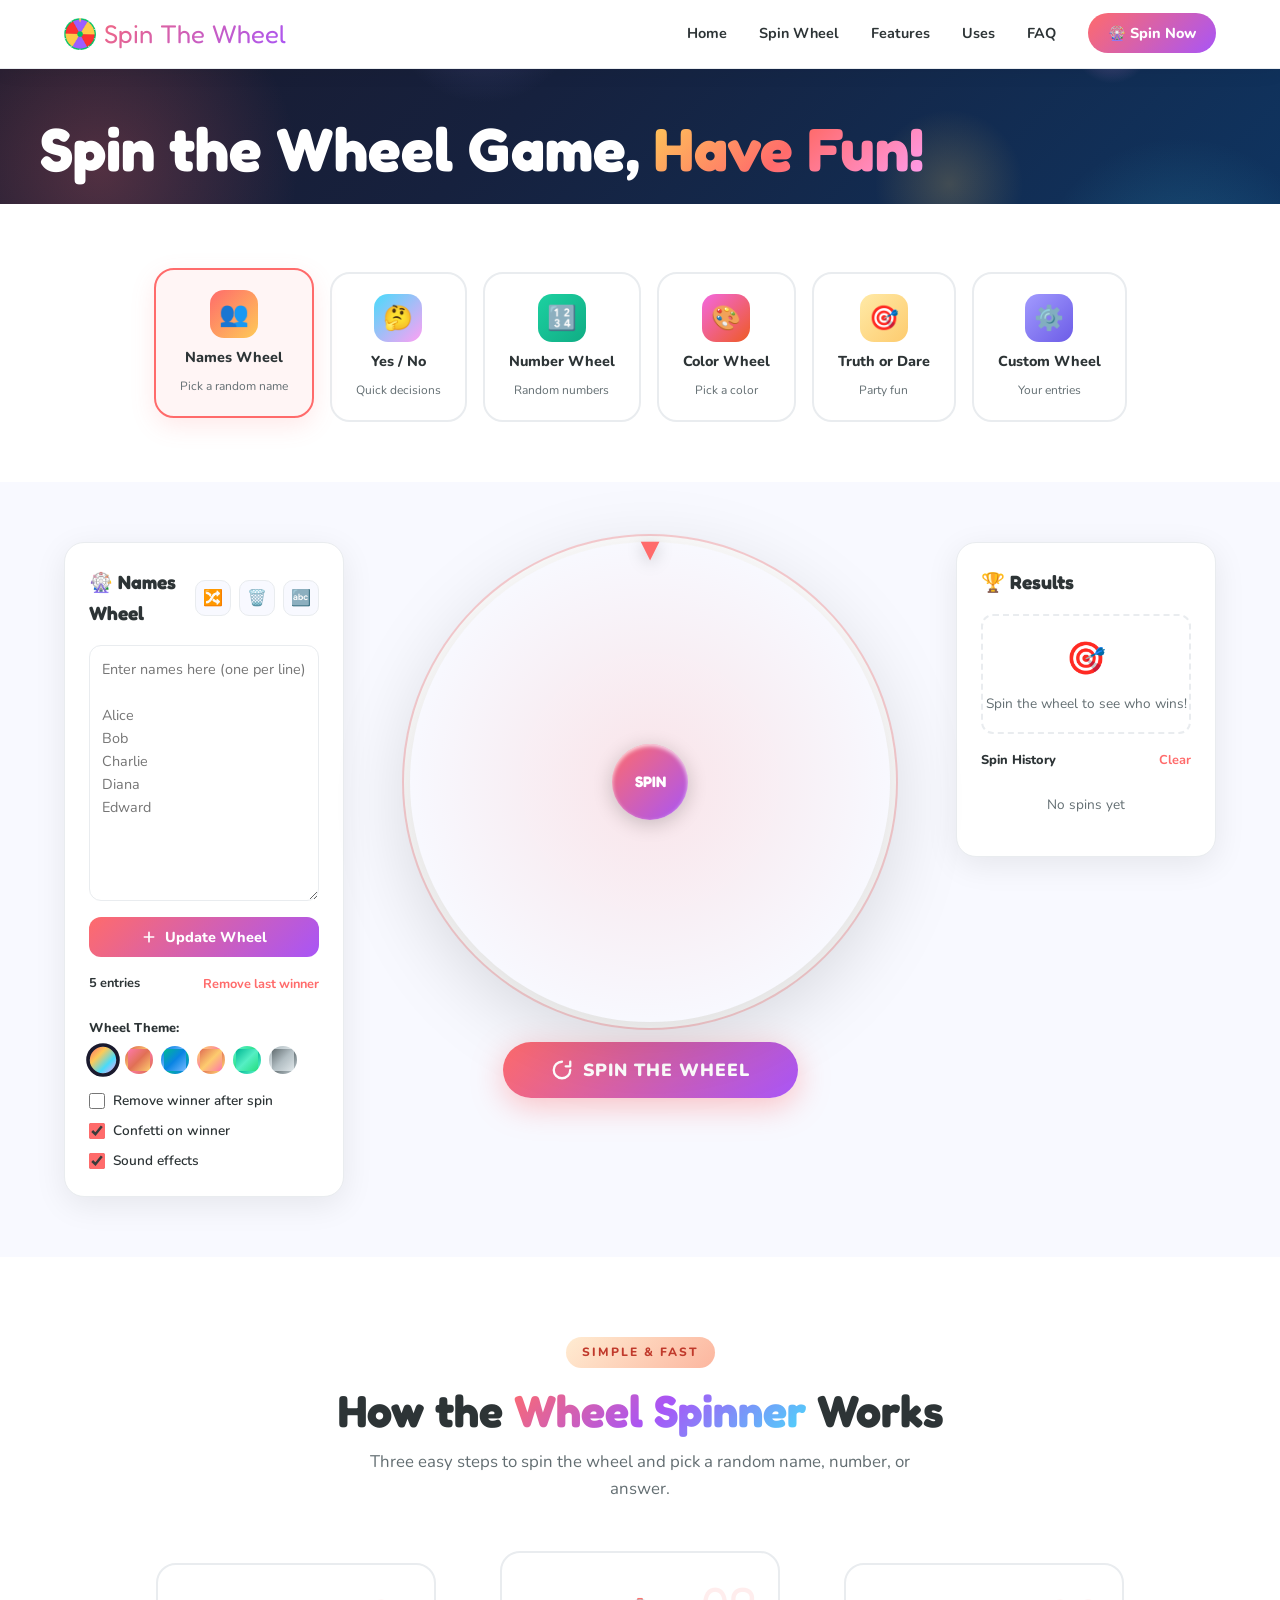
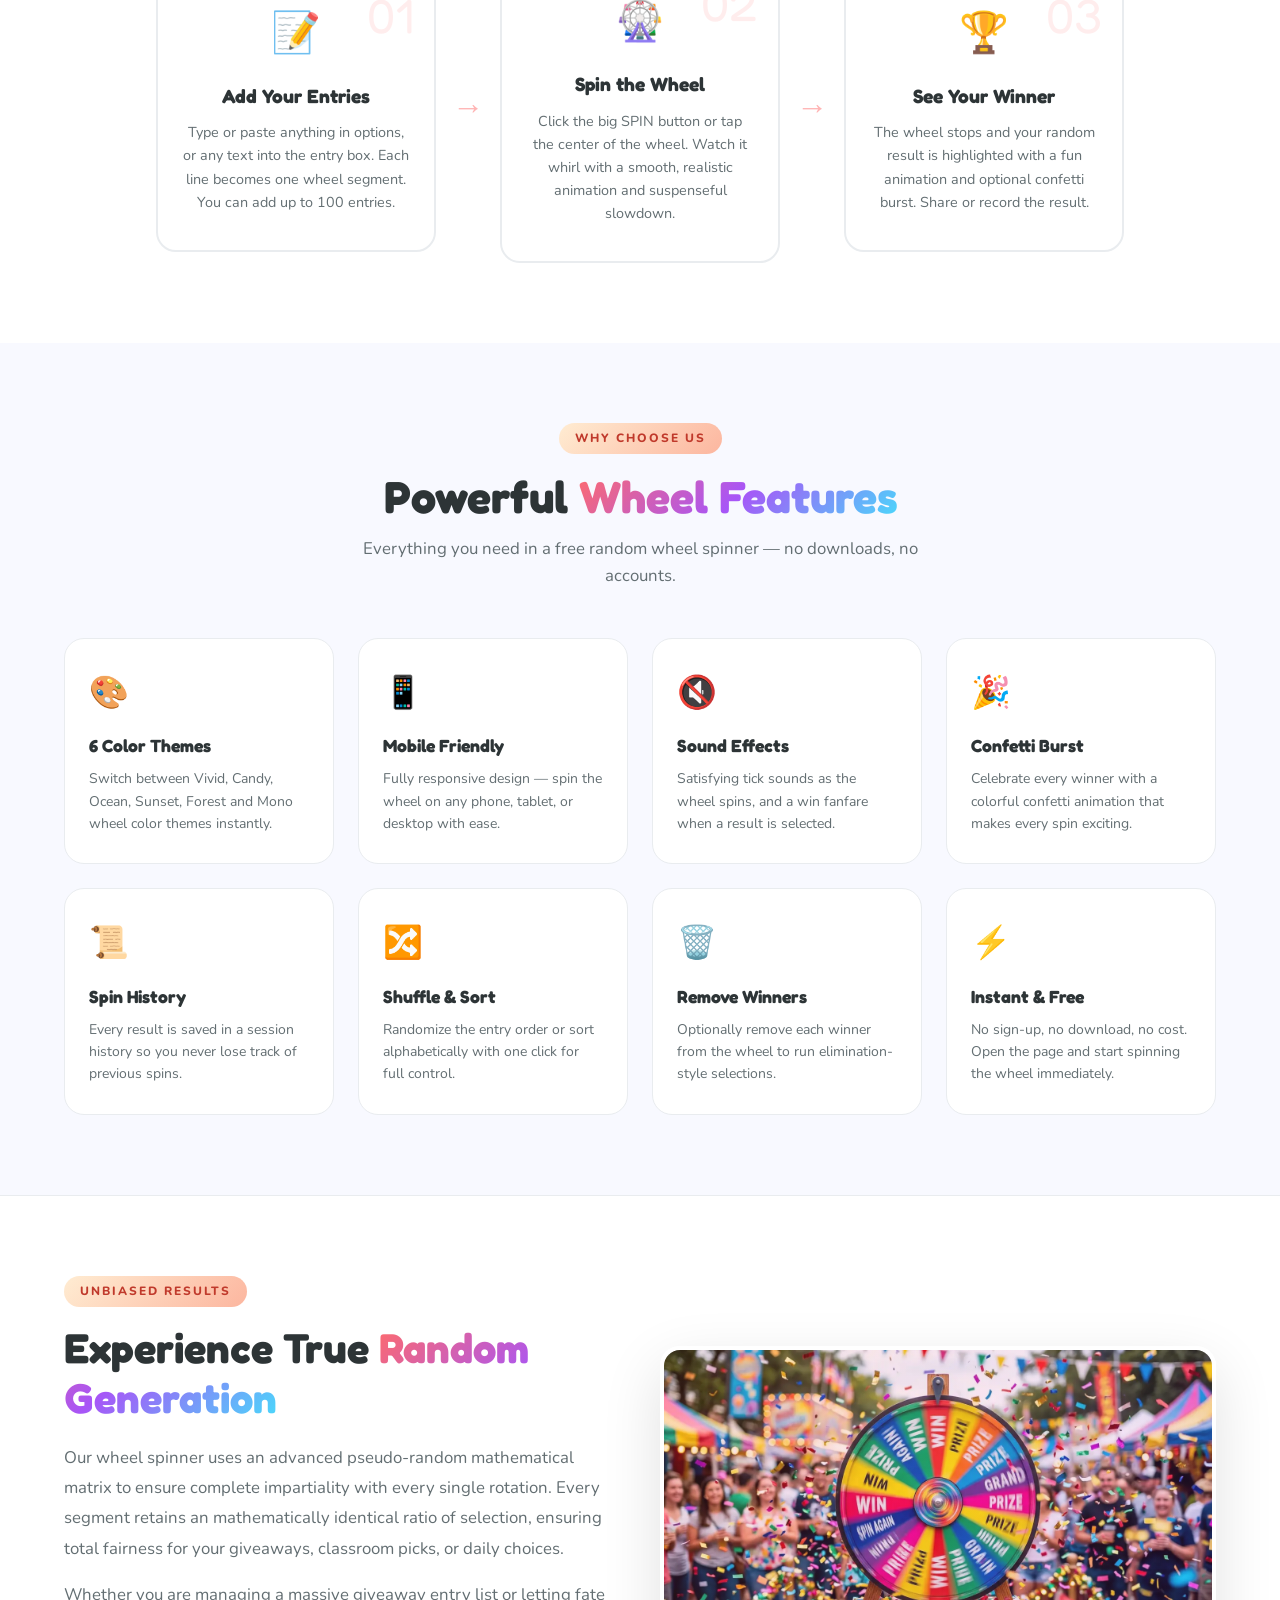
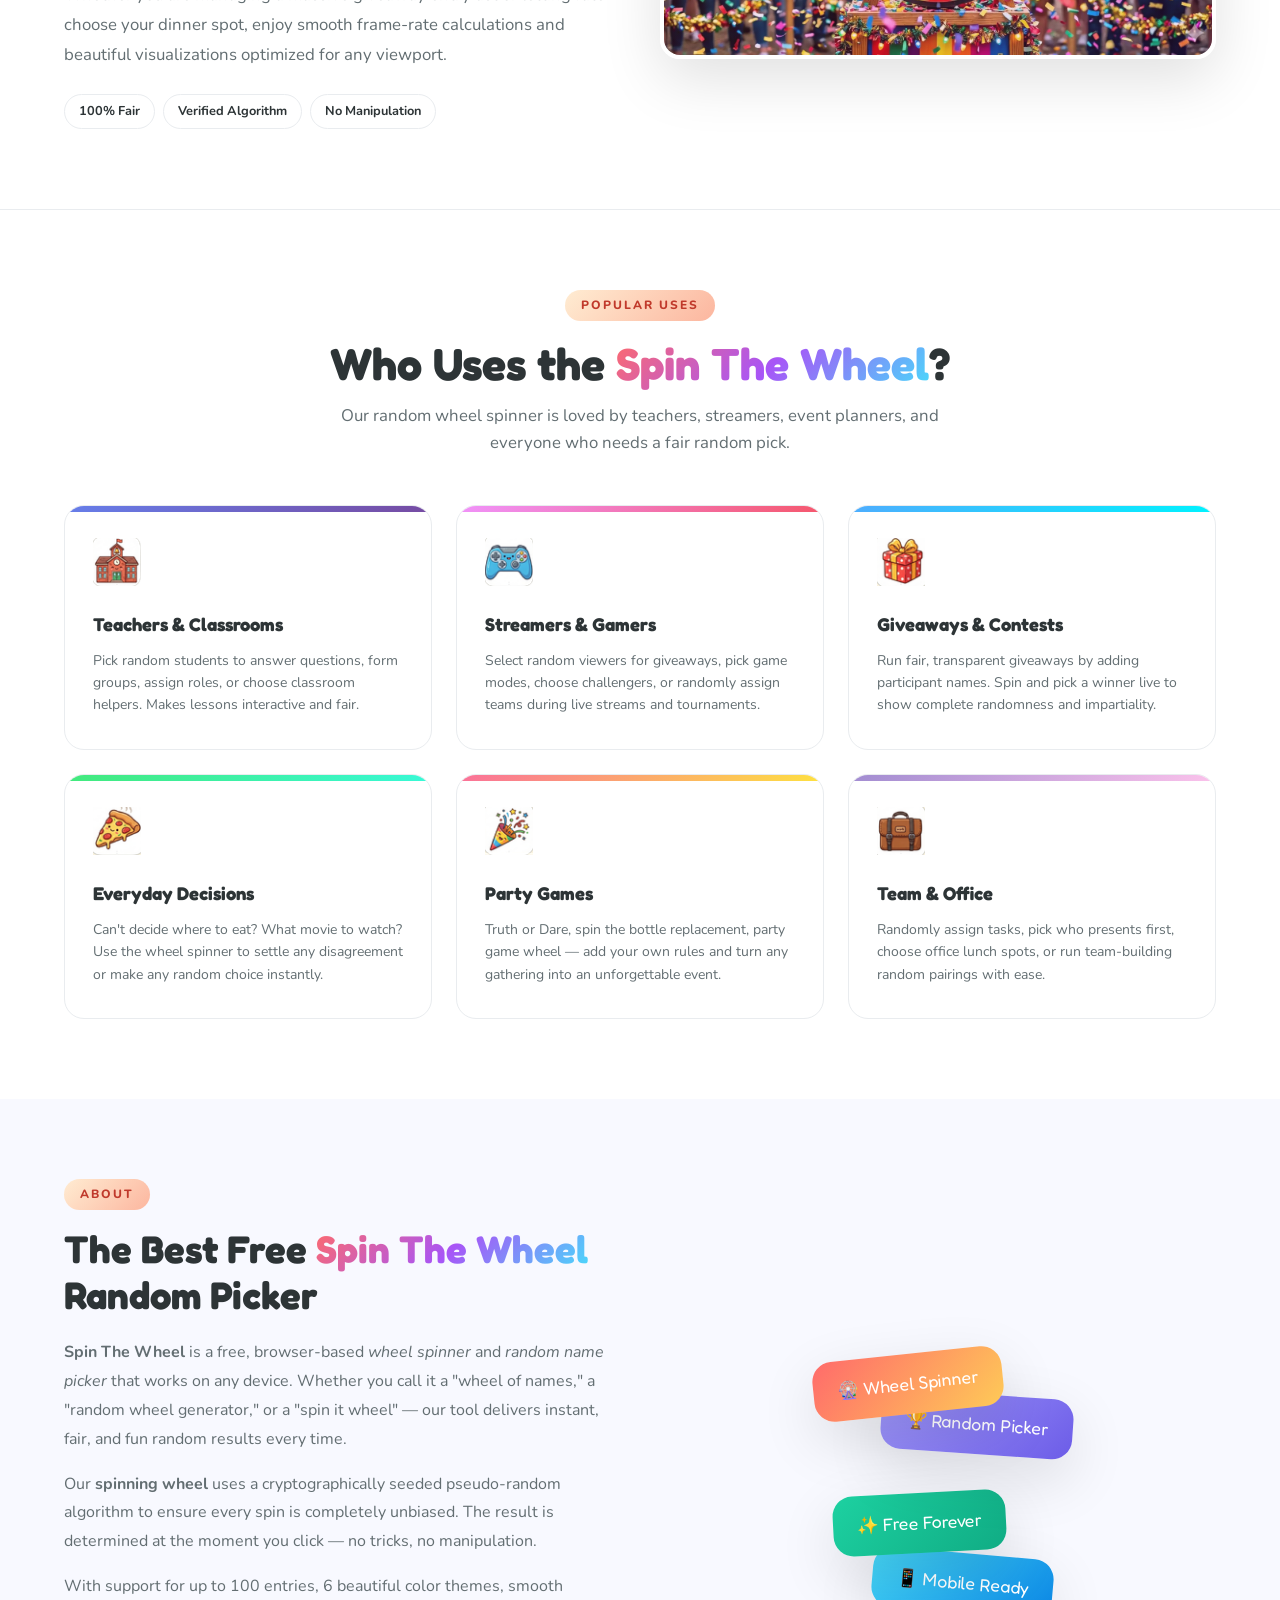
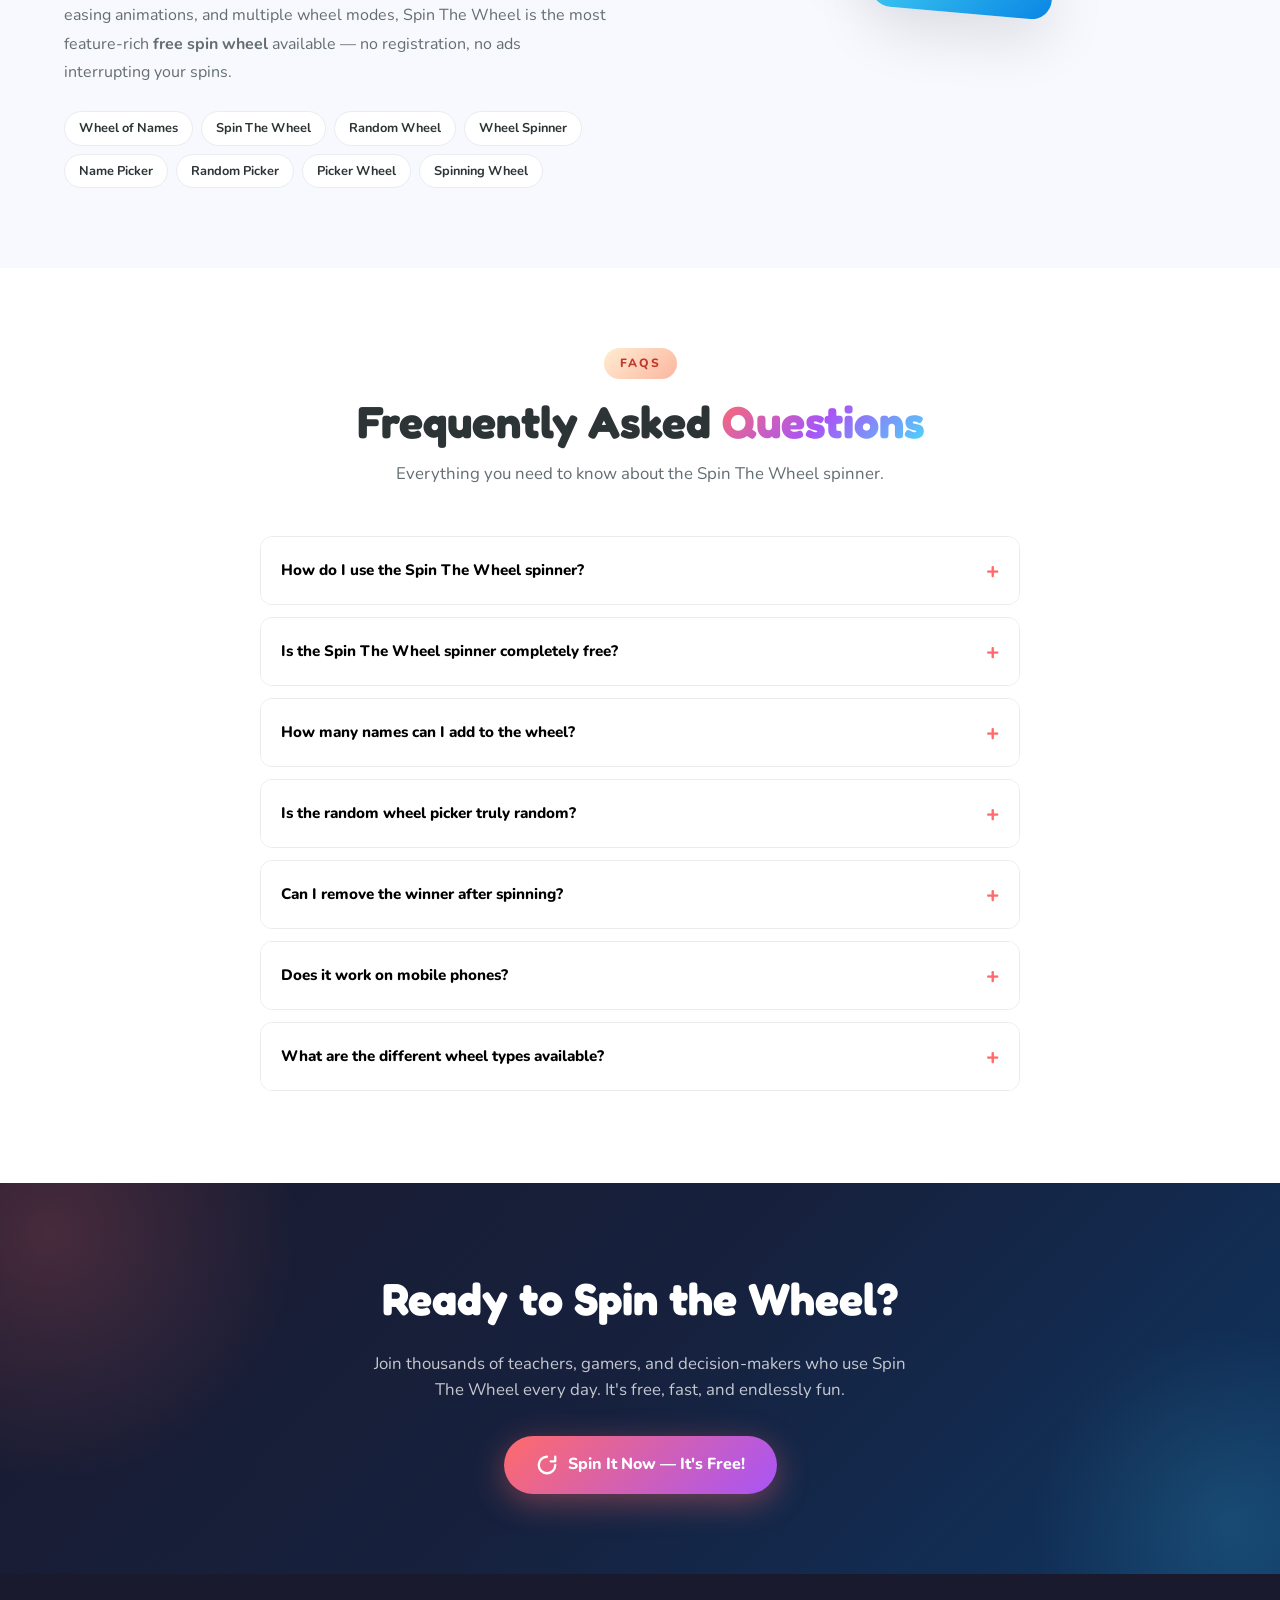
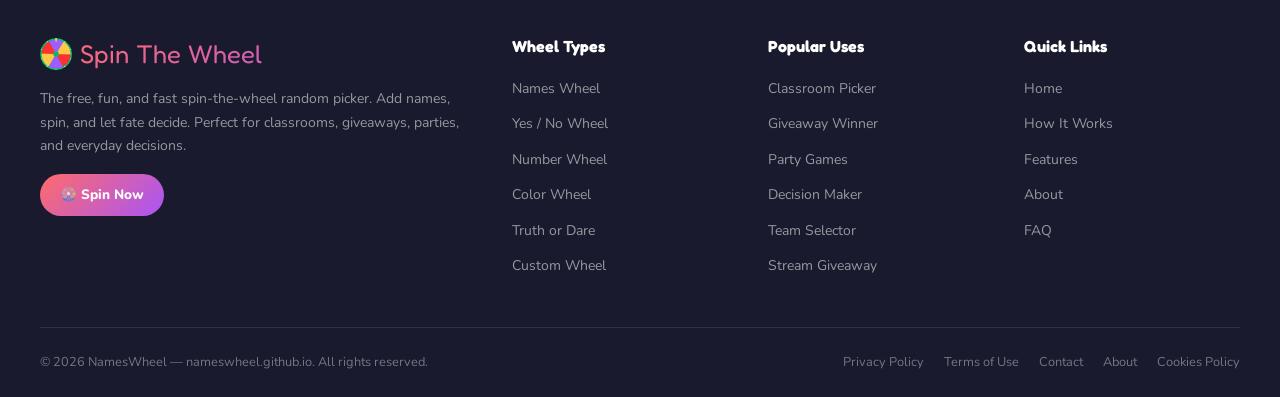
<file: index.html>
<!DOCTYPE html>
<html lang="en">
<head>
  <!-- Google tag (gtag.js) -->
<script async src="https://www.googletagmanager.com/gtag/js?id=G-W40DSWXFP2"></script>
<script>
  window.dataLayer = window.dataLayer || [];
  function gtag(){dataLayer.push(arguments);}
  gtag('js', new Date());

  gtag('config', 'G-W40DSWXFP2');
</script>
  <meta charset="UTF-8" />
  <meta name="viewport" content="width=device-width, initial-scale=1.0" />
  <title>Spin The Wheel – Random Wheel Spinner</title>
  <meta name="description" content="Spin The Wheel is a free, beautiful spinning wheel random picker. Add custom names, spin the wheel, and get instant random results. Perfect for classrooms, giveaways, games & decisions." />
  <meta name="keywords" content="random wheel, wheel of names, Spin The Wheel, spin the wheel, wheel spinner, random wheel, spinning wheel, spin a wheel, random wheel spinner, picker wheel, wheel picker, free spin wheel, spin the wheel random picker, random wheel generator" />
  <meta name="author" content="WheelGame" />
  <link rel="canonical" href="https://wheelgame.github.io/" />
  <link rel="icon" type="image/png" sizes="32x32" href="/favicon.png">

  <!-- Open Graph -->
  <meta property="og:title" content="Spin The Wheel – Random Wheel Spinner" />
  <meta property="og:description" content="Free online wheel spinner. Add names, spin & pick a random winner instantly. Beautiful, fast, and fully customizable." />
  <meta property="og:url" content="https://wheelgame.github.io/" />
  <meta property="og:type" content="website" />
  <meta property="og:image" content="https://wheelgame.github.io/assets/og-image.png" />

  <!-- Twitter Card -->
  <meta name="twitter:card" content="summary_large_image" />
  <meta name="twitter:title" content="Spin The Wheel – Random Wheel Spinner" />
  <meta name="twitter:description" content="Free online spinning wheel to pick random names, winners, and decisions." />

  <!-- Schema Markup -->
  <script type="application/ld+json">
  {
    "@context": "https://schema.org",
    "@type": "WebApplication",
    "name": "Spin The Wheel Game",
    "url": "https://wheelgame.github.io/",
    "description": "Free online spin the wheel random picker. Add custom names and spin for random results.",
    "applicationCategory": "UtilityApplication",
    "operatingSystem": "Any",
    "offers": {
      "@type": "Offer",
      "price": "0",
      "priceCurrency": "USD"
    },
    "featureList": [
      "Custom names wheel",
      "Yes/No wheel",
      "Number wheel",
      "Color wheel",
      "Decision wheel",
      "Luck wheel"
    ],
  "permissions": "No registration required",
  "softwareVersion": "1.0",
  "about": {
    "@type": "Thing",
    "name": "Random Wheel Spinner"
  },
  "applicationSuite": "Wheel Tools",
  "alternateName": "Wheel of Names",
  "creator": {
    "@type": "Organization",
    "name": "Spin Wheel Game"  
    }
  }
  </script>
  <script type="application/ld+json">
  {
    "@context": "https://schema.org",
    "@type": "FAQPage",
    "mainEntity": [
      {
        "@type": "Question",
        "name": "How do I use the Spin Wheel Game spinner?",
        "acceptedAnswer": {
          "@type": "Answer",
          "text": "Simply type or paste names into the input box on the left, then click the big SPIN button. The wheel will spin and land on a random name."
        }
      },
      {
        "@type": "Question",
        "name": "Is the Spin Wheel Game spinner free?",
        "acceptedAnswer": {
          "@type": "Answer",
          "text": "Yes! Spin Wheel Game is completely free to use with no registration required."
        }
      },
      {
        "@type": "Question",
        "name": "Can I customize the wheel colors and entries?",
        "acceptedAnswer": {
          "@type": "Answer",
          "text": "Absolutely. You can add, edit, or remove any entry and choose from multiple color themes for your wheel."
        }
      },
      {
        "@type": "Question",
        "name": "How many names can I add to the wheel?",
        "acceptedAnswer": {
          "@type": "Answer",
          "text": "You can add up to 100 names or entries on a single wheel. The wheel automatically adjusts segment sizes."
        }
      }
    ]
  }
  </script>

  <!-- Fonts -->
  <link rel="preconnect" href="https://fonts.googleapis.com" />
  <link rel="preconnect" href="https://fonts.gstatic.com" crossorigin />
  <link href="https://fonts.googleapis.com/css2?family=Fredoka+One&family=Nunito:wght@400;600;700;800;900&display=swap" rel="stylesheet" />

  <link rel="stylesheet" href="/css/style.css" />
</head>
<body>

  <!-- HEADER (component) -->
  <div id="header-root"></div>

  <!-- HERO SECTION -->
<section class="hero" id="home">
    <div class="hero-bg-circles">
      <span class="hc hc1"></span><span class="hc hc2"></span>
      <span class="hc hc3"></span><span class="hc hc4"></span>
      <span class="hc hc5"></span>
    </div>
    <div class="hero-content">
      <div class="hero-text">        
        <h1>Spin the Wheel Game, <span class="gradient-text">Have Fun!</span></h1>              
      </div>      
    </div>    
  </section>

   <!-- WHEEL TYPES NAV - MOVED SECOND for mobile -->
    <section class="wheel-types-nav" id="wheel-types">
      <div class="container">          
        <div class="wheel-type-cards">
          <div class="wt-card active" data-wheel="names" onclick="switchWheel('names')">
            <div class="wt-icon" style="background:linear-gradient(135deg,#ff6b6b,#feca57)">👥</div>
            <strong>Names Wheel</strong><span>Pick a random name</span>
          </div>
          <div class="wt-card" data-wheel="yesno" onclick="switchWheel('yesno')">
            <div class="wt-icon" style="background:linear-gradient(135deg,#48dbfb,#ff9ff3)">🤔</div>
            <strong>Yes / No</strong><span>Quick decisions</span>
          </div>
          <div class="wt-card" data-wheel="numbers" onclick="switchWheel('numbers')">
            <div class="wt-icon" style="background:linear-gradient(135deg,#1dd1a1,#10ac84)">🔢</div>
            <strong>Number Wheel</strong><span>Random numbers</span>
          </div>
          <div class="wt-card" data-wheel="colors" onclick="switchWheel('colors')">
            <div class="wt-icon" style="background:linear-gradient(135deg,#f368e0,#ee5a24)">🎨</div>
            <strong>Color Wheel</strong><span>Pick a color</span>
          </div>
          <div class="wt-card" data-wheel="truth" onclick="switchWheel('truth')">
            <div class="wt-icon" style="background:linear-gradient(135deg,#ffeaa7,#fdcb6e)">🎯</div>
            <strong>Truth or Dare</strong><span>Party fun</span>
          </div>
          <div class="wt-card" data-wheel="custom" onclick="switchWheel('custom')">
            <div class="wt-icon" style="background:linear-gradient(135deg,#a29bfe,#6c5ce7)">⚙️</div>
            <strong>Custom Wheel</strong><span>Your entries</span>
          </div>
        </div>
      </div>
    </section>

  <!-- MAIN CONTENT WRAPPER for mobile reorder -->
  <div class="main-content-wrapper">

    <!-- MAIN SPINNER SECTION - MOVED FIRST for mobile -->
    <section class="spinner-section" id="spinner">
      <div class="container">
        <div class="spinner-layout">

          <!-- LEFT: Controls -->
          <div class="spinner-controls">
            <div class="controls-header">
              <h3 id="wheelTitle">🎡 Names Wheel</h3>
              <div class="controls-actions">
                <button class="ctrl-btn" id="shuffleBtn" title="Shuffle" onclick="shuffleEntries()">🔀</button>
                <button class="ctrl-btn" id="clearBtn" title="Clear All" onclick="clearAll()">🗑️</button>
                <button class="ctrl-btn" id="sortBtn" title="Sort A-Z" onclick="sortEntries()">🔤</button>
              </div>
            </div>

            <div class="entry-input-area">
              <textarea id="entriesInput" placeholder="Enter names here (one per line)&#10;&#10;Alice&#10;Bob&#10;Charlie&#10;Diana&#10;Edward" rows="10"></textarea>
              <div class="input-actions">
                <button class="btn-add" onclick="updateWheelFromInput()">
                  <svg width="16" height="16" viewBox="0 0 24 24" fill="none"><path d="M12 5v14M5 12h14" stroke="white" stroke-width="2.5" stroke-linecap="round"/></svg>
                  Update Wheel
                </button>
              </div>
            </div>

            <div class="entries-list-wrap">
              <div class="entries-list-header">
                <span id="entryCount">5 entries</span>
                <button class="link-btn" onclick="removeLastWinner()">Remove last winner</button>
              </div>
              <ul class="entries-list" id="entriesList"></ul>
            </div>

            <div class="theme-picker">
              <span class="theme-label">Wheel Theme:</span>
              <div class="theme-swatches">
                <button class="swatch active" data-theme="vivid" onclick="setTheme('vivid')" title="Vivid"></button>
                <button class="swatch" data-theme="candy" onclick="setTheme('candy')" title="Candy"></button>
                <button class="swatch" data-theme="ocean" onclick="setTheme('ocean')" title="Ocean"></button>
                <button class="swatch" data-theme="sunset" onclick="setTheme('sunset')" title="Sunset"></button>
                <button class="swatch" data-theme="forest" onclick="setTheme('forest')" title="Forest"></button>
                <button class="swatch" data-theme="mono" onclick="setTheme('mono')" title="Mono"></button>
              </div>
            </div>

            <!-- Options -->
            <div class="spin-options">
              <label class="opt-toggle">
                <input type="checkbox" id="removeWinner" /> Remove winner after spin
              </label>
              <label class="opt-toggle">
                <input type="checkbox" id="confettiOpt" checked /> Confetti on winner
              </label>
              <label class="opt-toggle">
                <input type="checkbox" id="soundOpt" checked /> Sound effects
              </label>
            </div>
          </div>

          <!-- CENTER: Wheel Canvas -->
          <div class="wheel-center">
            <div class="wheel-wrapper">
              <div class="wheel-glow"></div>
              <canvas id="wheelCanvas" width="480" height="480"></canvas>
              <div class="wheel-pointer">▼</div>
              <div class="wheel-center-btn" id="spinCenterBtn" onclick="spinWheel()">
                <span id="spinBtnText">SPIN</span>
              </div>
            </div>
            <button class="btn-spin" id="spinBtn" onclick="spinWheel()">
              <svg width="22" height="22" viewBox="0 0 24 24" fill="none"><path d="M21 12a9 9 0 1 1-9-9" stroke="white" stroke-width="2.5" stroke-linecap="round"/><path d="M21 3v5h-5" stroke="white" stroke-width="2.5" stroke-linecap="round" stroke-linejoin="round"/></svg>
              SPIN THE WHEEL
            </button>
          </div>

          <!-- RIGHT: Results -->
          <div class="results-panel">
            <h3>🏆 Results</h3>
            <div class="winner-display" id="winnerDisplay">
              <div class="winner-placeholder">
                <span class="winner-icon">🎯</span>
                <p>Spin the wheel to see who wins!</p>
              </div>
            </div>
            <div class="history-wrap">
              <div class="history-header">
                <span>Spin History</span>
                <button class="link-btn" onclick="clearHistory()">Clear</button>
              </div>
              <ul class="history-list" id="historyList">
                <li class="history-empty">No spins yet</li>
              </ul>
            </div>
            <div class="share-result" id="shareResult" style="display:none">
              <button class="btn-share" onclick="shareResult()">
                📤 Share Result
              </button>
              <button class="btn-copy" onclick="copyResult()">
                📋 Copy
              </button>
            </div>
          </div>

        </div><!-- /spinner-layout -->
      </div>
    </section>   

  </div><!-- /main-content-wrapper -->

  <!-- HOW IT WORKS -->
  <section class="how-it-works" id="how">
    <div class="container">
      <div class="section-tag">Simple & Fast</div>
      <h2 class="section-title">How the <span class="gradient-text">Wheel Spinner</span> Works</h2>
      <p class="section-sub">Three easy steps to spin the wheel and pick a random name, number, or answer.</p>
      <div class="steps-grid">
        <div class="step-card">
          <div class="step-num">01</div>
          <div class="step-icon">📝</div>
          <h4>Add Your Entries</h4>
          <p>Type or paste anything in options, or any text into the entry box. Each line becomes one wheel segment. You can add up to 100 entries.</p>
        </div>
        <div class="step-arrow">→</div>
        <div class="step-card">
          <div class="step-num">02</div>
          <div class="step-icon">🎡</div>
          <h4>Spin the Wheel</h4>
          <p>Click the big SPIN button or tap the center of the wheel. Watch it whirl with a smooth, realistic animation and suspenseful slowdown.</p>
        </div>
        <div class="step-arrow">→</div>
        <div class="step-card">
          <div class="step-num">03</div>
          <div class="step-icon">🏆</div>
          <h4>See Your Winner</h4>
          <p>The wheel stops and your random result is highlighted with a fun animation and optional confetti burst. Share or record the result.</p>
        </div>
      </div>
    </div>
  </section>

  <!-- FEATURES SECTION -->
  <section class="features-section" id="features">
    <div class="container">
      <div class="section-tag">Why Choose Us</div>
      <h2 class="section-title">Powerful <span class="gradient-text">Wheel Features</span></h2>
      <p class="section-sub">Everything you need in a free random wheel spinner — no downloads, no accounts.</p>
      <div class="features-grid">
        <div class="feat-card">
          <div class="feat-icon">🎨</div>
          <h4>6 Color Themes</h4>
          <p>Switch between Vivid, Candy, Ocean, Sunset, Forest and Mono wheel color themes instantly.</p>
        </div>
        <div class="feat-card">
          <div class="feat-icon">📱</div>
          <h4>Mobile Friendly</h4>
          <p>Fully responsive design — spin the wheel on any phone, tablet, or desktop with ease.</p>
        </div>
        <div class="feat-card">
          <div class="feat-icon">🔇</div>
          <h4>Sound Effects</h4>
          <p>Satisfying tick sounds as the wheel spins, and a win fanfare when a result is selected.</p>
        </div>
        <div class="feat-card">
          <div class="feat-icon">🎉</div>
          <h4>Confetti Burst</h4>
          <p>Celebrate every winner with a colorful confetti animation that makes every spin exciting.</p>
        </div>
        <div class="feat-card">
          <div class="feat-icon">📜</div>
          <h4>Spin History</h4>
          <p>Every result is saved in a session history so you never lose track of previous spins.</p>
        </div>
        <div class="feat-card">
          <div class="feat-icon">🔀</div>
          <h4>Shuffle & Sort</h4>
          <p>Randomize the entry order or sort alphabetically with one click for full control.</p>
        </div>
        <div class="feat-card">
          <div class="feat-icon">🗑️</div>
          <h4>Remove Winners</h4>
          <p>Optionally remove each winner from the wheel to run elimination-style selections.</p>
        </div>
        <div class="feat-card">
          <div class="feat-icon">⚡</div>
          <h4>Instant & Free</h4>
          <p>No sign-up, no download, no cost. Open the page and start spinning the wheel immediately.</p>
        </div>
      </div>
    </div>
  </section>


  <section class="about-section" style="background: var(--bg); border-top: 1px solid var(--border); border-bottom: 1px solid var(--border);">
    <div class="container">
      <div class="about-grid" style="grid-template-columns: repeat(auto-fit, minmax(320px, 1fr)); gap: 40px; align-items: center;">
        
        <div class="about-text" style="text-align: left;">
          <div class="section-tag">Unbiased Results</div>
          <h2 style="font-family: var(--font-display); font-size: clamp(1.8rem, 3.5vw, 2.6rem); margin-bottom: 20px; line-height: 1.2;">
            Experience True <span class="gradient-text">Random Generation</span>
          </h2>
          <p style="color: var(--text-light); margin-bottom: 16px; line-height: 1.8; font-size: 1.05rem;">
            Our wheel spinner uses an advanced pseudo-random mathematical matrix to ensure complete impartiality with every single rotation. Every segment retains an mathematically identical ratio of selection, ensuring total fairness for your giveaways, classroom picks, or daily choices.
          </p>
          <p style="color: var(--text-light); margin-bottom: 24px; line-height: 1.8; font-size: 1.05rem;">
            Whether you are managing a massive giveaway entry list or letting fate choose your dinner spot, enjoy smooth frame-rate calculations and beautiful visualizations optimized for any viewport.
          </p>
          <div class="about-tags" style="justify-content: flex-start;">
            <span class="tag">100% Fair</span>
            <span class="tag">Verified Algorithm</span>
            <span class="tag">No Manipulation</span>
          </div>
        </div>

        <div class="about-visual" style="display: block; width: 100%;">
          <div style="position: relative; border-radius: var(--radius); overflow: hidden; box-shadow: var(--shadow-strong); border: 4px solid white; aspect-ratio: 16 / 9;">
            <img 
              src="/images/prize-wheel.webp" 
              alt="colorful prize wheel" 
              style="width: 100%; height: 100%; object-fit: cover; display: block;"
            />
            <div style="position: absolute; inset: 0; background: linear-gradient(135deg, rgba(255,107,107,0.15), rgba(168,85,247,0.15)); pointer-events: none;"></div>
          </div>
        </div>

      </div>
    </div>
  </section>

  <!-- USE CASES SECTION -->
  <section class="use-cases-section" id="uses">
    <div class="container">
      <div class="section-tag">Popular Uses</div>
      <h2 class="section-title">Who Uses the <span class="gradient-text">Spin The Wheel</span>?</h2>
      <p class="section-sub">Our random wheel spinner is loved by teachers, streamers, event planners, and everyone who needs a fair random pick.</p>
      <div class="use-cases-grid">
        <div class="use-card">
          <div class="use-bg" style="background:linear-gradient(135deg,#667eea,#764ba2)"></div>
          <img src="/images/school.png" alt="school" class="use-image" style="width: 48px; height: 48px; object-fit: contain; margin-bottom: 1rem;">
          <h4>Teachers & Classrooms</h4>
          <p>Pick random students to answer questions, form groups, assign roles, or choose classroom helpers. Makes lessons interactive and fair.</p>
        </div>
        <div class="use-card">
          <div class="use-bg" style="background:linear-gradient(135deg,#f093fb,#f5576c)"></div>
          <img src="/images/joystick.png" alt="joystick" class="use-image" style="width: 48px; height: 48px; object-fit: contain; margin-bottom: 1rem;">
          <h4>Streamers & Gamers</h4>
          <p>Select random viewers for giveaways, pick game modes, choose challengers, or randomly assign teams during live streams and tournaments.</p>
        </div>
        <div class="use-card">
          <div class="use-bg" style="background:linear-gradient(135deg,#4facfe,#00f2fe)"></div>
          <img src="/images/giftbox.png" alt="giftbox" class="use-image" style="width: 48px; height: 48px; object-fit: contain; margin-bottom: 1rem;">
          <h4>Giveaways & Contests</h4>
          <p>Run fair, transparent giveaways by adding participant names. Spin and pick a winner live to show complete randomness and impartiality.</p>
        </div>
        <div class="use-card">
          <div class="use-bg" style="background:linear-gradient(135deg,#43e97b,#38f9d7)"></div>
          <img src="/images/slice.png" alt="pizza slice" class="use-image" style="width: 48px; height: 48px; object-fit: contain; margin-bottom: 1rem;">
          <h4>Everyday Decisions</h4>
          <p>Can't decide where to eat? What movie to watch? Use the wheel spinner to settle any disagreement or make any random choice instantly.</p>
        </div>
        <div class="use-card">
          <div class="use-bg" style="background:linear-gradient(135deg,#fa709a,#fee140)"></div>
          <img src="/images/party.png" alt="party emoji" class="use-image" style="width: 48px; height: 48px; object-fit: contain; margin-bottom: 1rem;">
          <h4>Party Games</h4>
          <p>Truth or Dare, spin the bottle replacement, party game wheel — add your own rules and turn any gathering into an unforgettable event.</p>
        </div>
        <div class="use-card">
          <div class="use-bg" style="background:linear-gradient(135deg,#a18cd1,#fbc2eb)"></div>
          <img src="/images/bag.png" alt="office bag" class="use-image" style="width: 48px; height: 48px; object-fit: contain; margin-bottom: 1rem;">
          <h4>Team & Office</h4>
          <p>Randomly assign tasks, pick who presents first, choose office lunch spots, or run team-building random pairings with ease.</p>
        </div>
      </div>
    </div>
  </section>

  <!-- SEO TEXT / ABOUT SECTION -->
  <section class="about-section" id="about">
    <div class="container">
      <div class="about-grid">
        <div class="about-text">
          <div class="section-tag">About</div>
          <h2>The Best Free <span class="gradient-text">Spin The Wheel</span> Random Picker</h2>
          <p><strong>Spin The Wheel</strong> is a free, browser-based <em>wheel spinner</em> and <em>random name picker</em> that works on any device. Whether you call it a "wheel of names," a "random wheel generator," or a "spin it wheel" — our tool delivers instant, fair, and fun random results every time.</p>
          <p>Our <strong>spinning wheel</strong> uses a cryptographically seeded pseudo-random algorithm to ensure every spin is completely unbiased. The result is determined at the moment you click — no tricks, no manipulation.</p>
          <p>With support for up to 100 entries, 6 beautiful color themes, smooth easing animations, and multiple wheel modes, Spin The Wheel is the most feature-rich <strong>free spin wheel</strong> available — no registration, no ads interrupting your spins.</p>
          <div class="about-tags">
            <span class="tag">Wheel of Names</span>
            <span class="tag">Spin The Wheel</span>
            <span class="tag">Random Wheel</span>
            <span class="tag">Wheel Spinner</span>
            <span class="tag">Name Picker</span>
            <span class="tag">Random Picker</span>
            <span class="tag">Picker Wheel</span>
            <span class="tag">Spinning Wheel</span>
          </div>
        </div>
        <div class="about-visual">
          <div class="about-card-stack">
            <div class="acard acard1">🎡 Wheel Spinner</div>
            <div class="acard acard2">🏆 Random Picker</div>
            <div class="acard acard3">✨ Free Forever</div>
            <div class="acard acard4">📱 Mobile Ready</div>
          </div>
        </div>
      </div>
    </div>
  </section>

  <!-- FAQ SECTION -->
  <section class="faq-section" id="faq">
    <div class="container">
      <div class="section-tag">FAQs</div>
      <h2 class="section-title">Frequently Asked <span class="gradient-text">Questions</span></h2>
      <p class="section-sub">Everything you need to know about the Spin The Wheel spinner.</p>
      <div class="faq-list" id="faqList">
        <div class="faq-item">
          <button class="faq-q" onclick="toggleFaq(this)">
            How do I use the Spin The Wheel spinner?
            <span class="faq-arrow">+</span>
          </button>
          <div class="faq-a">
            <p>Type or paste your names into the text box on the left — one name per line. Click the <strong>Update Wheel</strong> button to load them, then hit the big <strong>SPIN THE WHEEL</strong> button. The wheel spins and lands on a random entry!</p>
          </div>
        </div>
        <div class="faq-item">
          <button class="faq-q" onclick="toggleFaq(this)">
            Is the Spin The Wheel spinner completely free?
            <span class="faq-arrow">+</span>
          </button>
          <div class="faq-a">
            <p>Yes! Spin The Wheel is 100% free with no registration, no subscription, and no hidden charges. Spin as many times as you want, with as many names as you like.</p>
          </div>
        </div>
        <div class="faq-item">
          <button class="faq-q" onclick="toggleFaq(this)">
            How many names can I add to the wheel?
            <span class="faq-arrow">+</span>
          </button>
          <div class="faq-a">
            <p>You can add up to <strong>100 names or entries</strong> to a single wheel. The segments automatically resize to fit all entries, and text is scaled for readability.</p>
          </div>
        </div>
        <div class="faq-item">
          <button class="faq-q" onclick="toggleFaq(this)">
            Is the random wheel picker truly random?
            <span class="faq-arrow">+</span>
          </button>
          <div class="faq-a">
            <p>Yes. The result uses JavaScript's <code>Math.random()</code> seeded at spin time, which provides statistically uniform randomness. Every entry has an equal chance of winning each spin.</p>
          </div>
        </div>
        <div class="faq-item">
          <button class="faq-q" onclick="toggleFaq(this)">
            Can I remove the winner after spinning?
            <span class="faq-arrow">+</span>
          </button>
          <div class="faq-a">
            <p>Yes! Check the <strong>"Remove winner after spin"</strong> option in the settings panel. This is perfect for elimination-style selections where each winner is removed before the next spin.</p>
          </div>
        </div>
        <div class="faq-item">
          <button class="faq-q" onclick="toggleFaq(this)">
            Does it work on mobile phones?
            <span class="faq-arrow">+</span>
          </button>
          <div class="faq-a">
            <p>Absolutely! Spin The Wheel is fully responsive and touch-friendly. Tap the center button or the SPIN button to rotate the wheel on any smartphone or tablet.</p>
          </div>
        </div>
        <div class="faq-item">
          <button class="faq-q" onclick="toggleFaq(this)">
            What are the different wheel types available?
            <span class="faq-arrow">+</span>
          </button>
          <div class="faq-a">
            <p>We offer 6 wheel types: <strong>Names Wheel</strong> (custom names), <strong>Yes/No Wheel</strong> (quick decisions), <strong>Number Wheel</strong> (random numbers 1–20), <strong>Color Wheel</strong> (random colors), <strong>Truth or Dare Wheel</strong>, and a fully <strong>Custom Wheel</strong> where you enter anything you want.</p>
          </div>
        </div>
      </div>
    </div>
  </section>

  <!-- CTA SECTION -->
  <section class="cta-section">
    <div class="cta-bg-circles">
      <span class="cc cc1"></span><span class="cc cc2"></span>
    </div>
    <div class="container">
      <div class="cta-content">
        <h2>Ready to Spin the Wheel?</h2>
        <p>Join thousands of teachers, gamers, and decision-makers who use Spin The Wheel every day. It's free, fast, and endlessly fun.</p>
        <a href="#spinner" class="btn-hero btn-cta-hero">
          <svg width="22" height="22" viewBox="0 0 24 24" fill="none"><path d="M21 12a9 9 0 1 1-9-9" stroke="white" stroke-width="2.5" stroke-linecap="round"/><path d="M21 3v5h-5" stroke="white" stroke-width="2.5" stroke-linecap="round" stroke-linejoin="round"/></svg>
          Spin It Now — It's Free!
        </a>
      </div>
    </div>
  </section>

  <!-- FOOTER (component) -->
  <div id="footer-root"></div>

  <!-- WINNER MODAL -->
  <div class="modal-overlay" id="winnerModal">
    <div class="modal-box">
      <div class="modal-confetti" id="modalConfetti"></div>
      <div class="modal-emoji">🏆</div>
      <h2>We Have a Winner!</h2>
      <div class="modal-winner-name" id="modalWinnerName"></div>
      <div class="modal-actions">
        <button class="btn-modal-spin" onclick="closeModal(); setTimeout(spinWheel, 400)">Spin Again</button>
        <button class="btn-modal-close" onclick="closeModal()">Close</button>
      </div>
    </div>
  </div>

  <!-- JS -->
  <script src="/js/header.js"></script>
  <script src="/js/footer.js"></script>
  <script src="/js/wheel.js"></script>
  <script src="/js/app.js"></script>
</body>
</html>
</file>
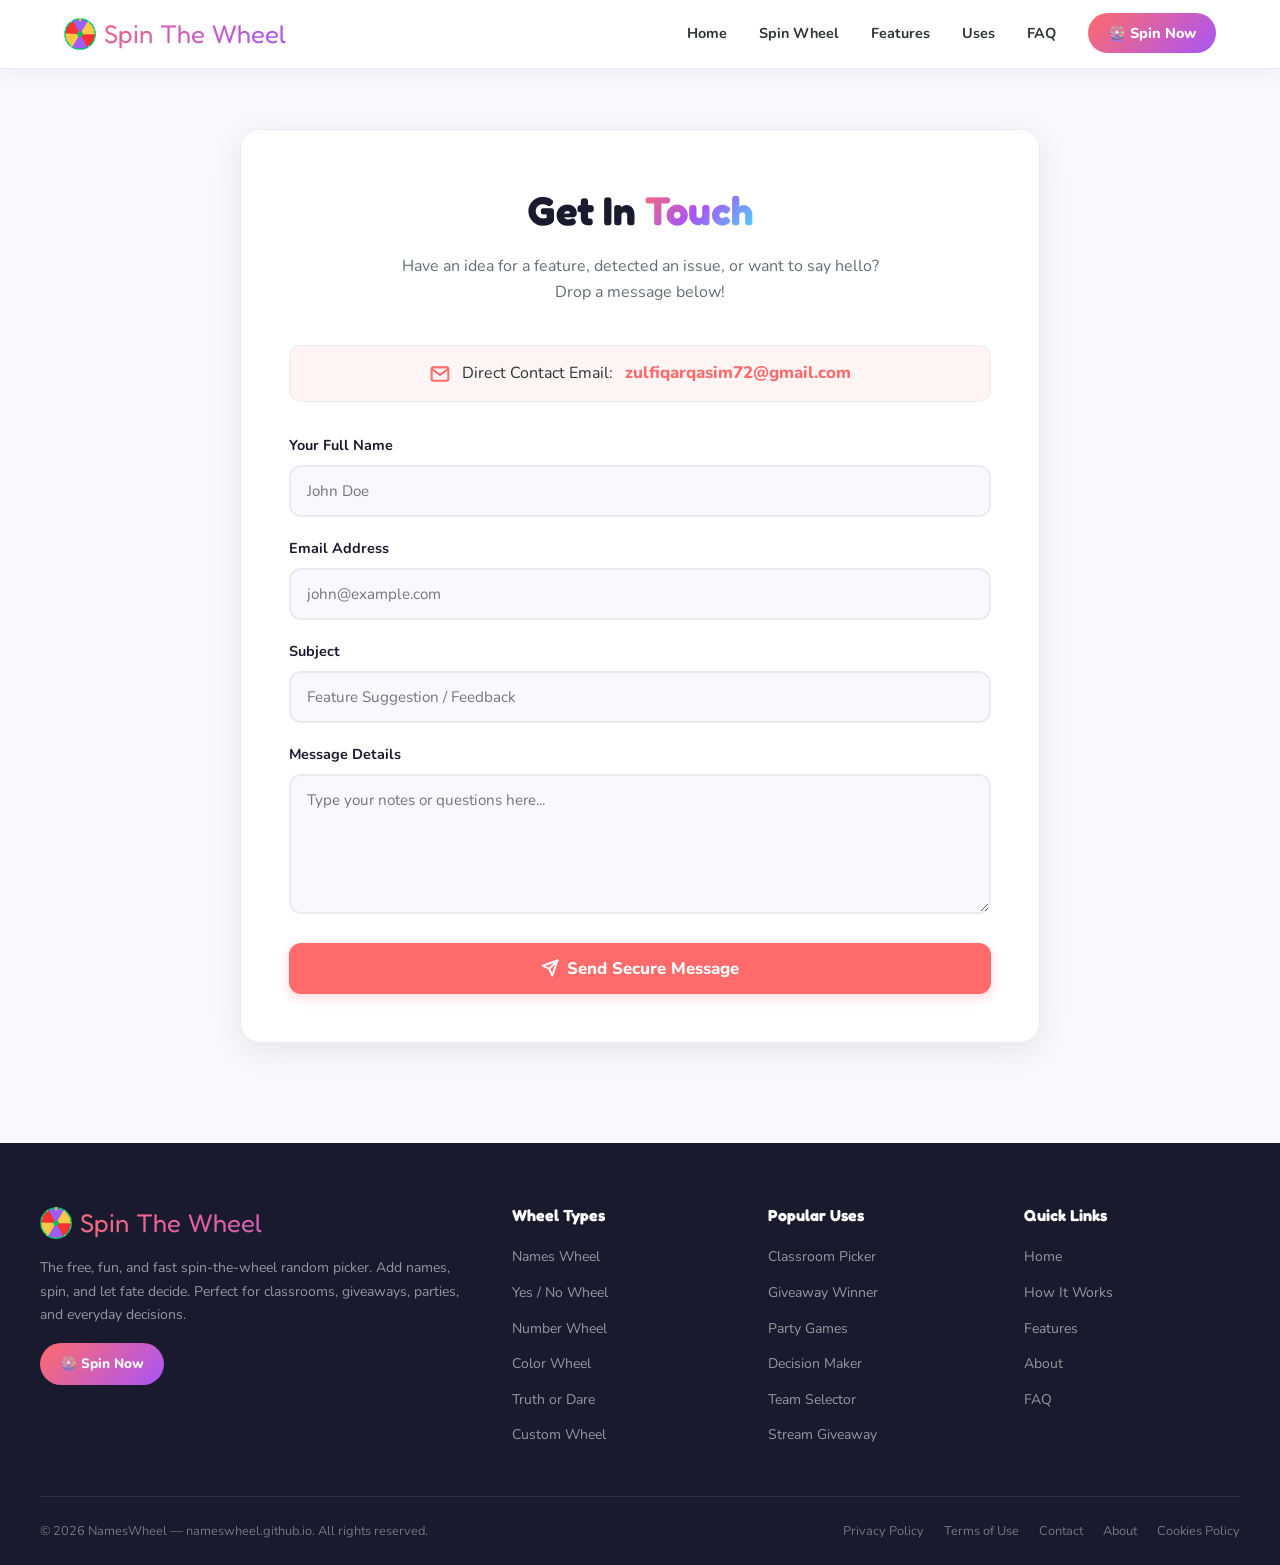
<file: contact.html>
<!DOCTYPE html>
<html lang="en">
<head>
  <meta charset="UTF-8" />
  <meta name="viewport" content="width=device-width, initial-scale=1.0" />
  <title>Contact Us – Spin The Wheel Game</title>
  <meta name="description" content="Have questions or feedback? Get in touch with Zulfiqar Qasim directly at zulfiqarqasim72@gmail.com or send a direct message." />
  <meta name="author" content="Zulfiqar Qasim" />
  <link rel="canonical" href="https://wheelgame.github.io/contact" />
  <link rel="icon" type="image/png" sizes="32x32" href="/favicon.png">

  <link rel="preconnect" href="https://fonts.googleapis.com" />
  <link rel="preconnect" href="https://fonts.gstatic.com" crossorigin />
  <link href="https://fonts.googleapis.com/css2?family=Fredoka+One&family=Nunito:wght@400;600;700;800;900&display=swap" rel="stylesheet" />

  <link rel="stylesheet" href="/css/style.css" />

  <style>
    .contact-section { padding: 60px 0 100px; background: var(--bg2); }
    .contact-wrapper { max-width: 800px; margin: 0 auto; background: #ffffff; padding: 48px; border-radius: var(--radius); border: 1px solid var(--border); box-shadow: var(--shadow); }
    .contact-header { text-align: center; margin-bottom: 40px; }
    .contact-header h1 { font-family: var(--font-display); font-size: 2.5rem; margin-bottom: 12px; color: var(--dark); }
    .contact-header p { color: var(--text-light); font-size: 1rem; max-width: 500px; margin: 0 auto; line-height: 1.6; }
    
    .contact-info-pill { background: var(--bg3); border: 1px solid var(--border); padding: 14px 24px; border-radius: var(--radius-sm); text-align: center; margin-bottom: 32px; display: flex; align-items: center; justify-content: center; gap: 12px; }
    .contact-info-pill a { color: var(--primary); font-weight: 800; text-decoration: none; font-size: 1.05rem; }
    .contact-info-pill a:hover { text-decoration: underline; }
    .contact-info-pill svg { stroke: var(--primary); }

    .form-group { margin-bottom: 20px; }
    .form-group label { display: block; font-weight: 700; color: var(--dark); margin-bottom: 8px; font-size: 0.9rem; }
    .form-control { width: 100%; border: 2px solid var(--border); background: var(--bg2); padding: 14px 16px; border-radius: var(--radius-sm); font-family: var(--font-body); font-size: 0.95rem; color: var(--dark); transition: all 0.25s ease; }
    .form-control:focus { outline: none; border-color: var(--primary); background: #ffffff; box-shadow: 0 0 0 4px rgba(255,107,107,0.1); }
    textarea.form-control { min-height: 140px; resize: vertical; }
    
    .btn-submit { width: 100%; background: var(--primary); color: #ffffff; font-family: var(--font-body); font-weight: 800; font-size: 1.05rem; padding: 14px; border: none; border-radius: var(--radius-sm); cursor: pointer; display: flex; align-items: center; justify-content: center; gap: 8px; box-shadow: 0 4px 12px rgba(255,107,107,0.25); transition: all 0.2s ease; }
    .btn-submit:hover { transform: translateY(-2px); box-shadow: 0 6px 20px rgba(255,107,107,0.35); }
    @media (max-width: 768px) { .contact-wrapper { padding: 24px; border-radius: var(--radius-sm); } }
  </style>

  
</head>
<body>

  <div id="header-root"></div>

  <main class="contact-section">
    <div class="container">
      <div class="contact-wrapper">
        
        <div class="contact-header">
          <h1>Get In <span class="gradient-text">Touch</span></h1>
          <p>Have an idea for a feature, detected an issue, or want to say hello? Drop a message below!</p>
        </div>

        <div class="contact-info-pill">
          <svg width="20" height="20" viewBox="0 0 24 24" fill="none" stroke-width="2.5" stroke-linecap="round" stroke-linejoin="round"><path d="M4 4h16c1.1 0 2 .9 2 2v12c0 1.1-.9 2-2 2H4c-1.1 0-2-.9-2-2V6c0-1.1.9-2 2-2z"/><polyline points="22,6 12,13 2,6"/></svg>
          <span>Direct Contact Email:</span>
          <a href="mailto:zulfiqarqasim72@gmail.com">zulfiqarqasim72@gmail.com</a>
        </div>

        <form action="https://formspree.io/f/your-form-id-here" method="POST" onsubmit="alert('Thank you for reaching out! This message framework is active.');">
          <div class="form-group">
            <label for="name">Your Full Name</label>
            <input type="text" id="name" name="name" class="form-control" placeholder="John Doe" required />
          </div>
          
          <div class="form-group">
            <label for="email">Email Address</label>
            <input type="email" id="email" name="email" class="form-control" placeholder="john@example.com" required />
          </div>

          <div class="form-group">
            <label for="subject">Subject</label>
            <input type="text" id="subject" name="subject" class="form-control" placeholder="Feature Suggestion / Feedback" required />
          </div>

          <div class="form-group">
            <label for="message">Message Details</label>
            <textarea id="message" name="message" class="form-control" placeholder="Type your notes or questions here..." required></textarea>
          </div>

          <button type="submit" class="btn-submit">
            <svg width="18" height="18" viewBox="0 0 24 24" fill="none" stroke="currentColor" stroke-width="2.5" stroke-linecap="round" stroke-linejoin="round"><line x1="22" y1="2" x2="11" y2="13"/><polygon points="22 2 15 22 11 13 2 9 22 2"/></svg>
            Send Secure Message
          </button>
        </form>

      </div>
    </div>
  </main>

  <div id="footer-root"></div>

  <script src="/js/header.js"></script>
  <script src="/js/footer.js"></script>
  <script src="/js/app.js"></script>
</body>
</html>
</file>
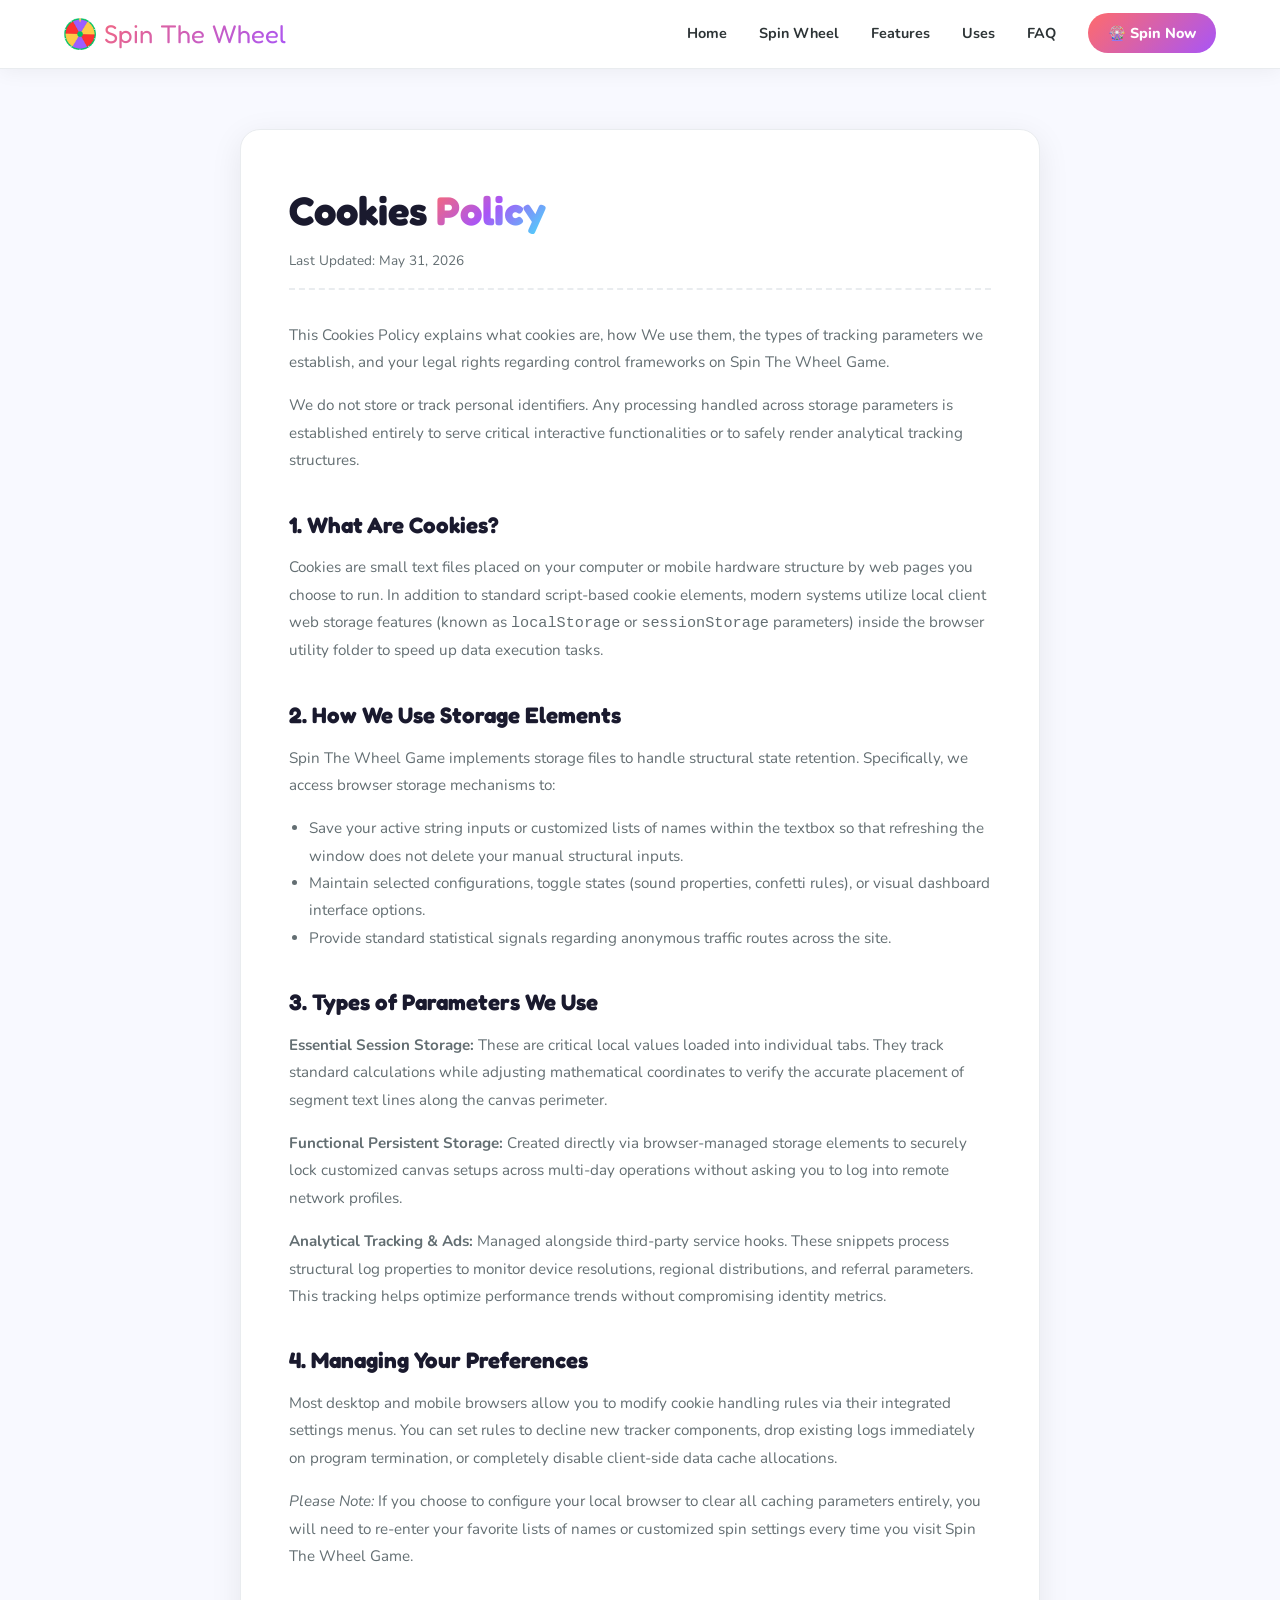
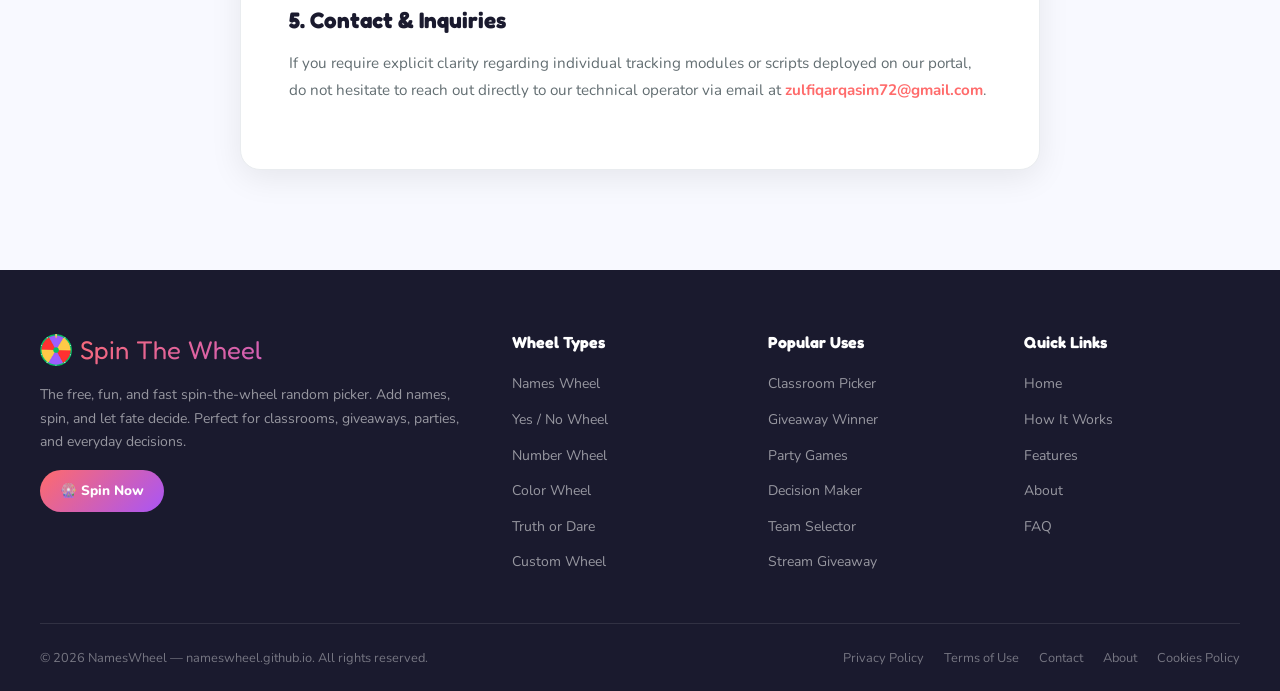
<file: cookies-policy.html>
<!DOCTYPE html>
<html lang="en">
<head>
  <meta charset="UTF-8" />
  <meta name="viewport" content="width=device-width, initial-scale=1.0" />
  <title>Cookies Policy – Spin The Wheel</title>
  <meta name="description" content="Cookies Policy for Spin The Wheel Game. Understand how we use tracking cookies, analytics variables, and local storage variables." />
  <meta name="author" content="Zulfiqar Qasim" />
  <link rel="canonical" href="https://wheelgame.github.io/cookies-policy" />
  <link rel="icon" type="image/png" sizes="32x32" href="/favicon.png">

  <link rel="preconnect" href="https://fonts.googleapis.com" />
  <link rel="preconnect" href="https://fonts.gstatic.com" crossorigin />
  <link href="https://fonts.googleapis.com/css2?family=Fredoka+One&family=Nunito:wght@400;600;700;800;900&display=swap" rel="stylesheet" />

  <link rel="stylesheet" href="css/style.css" />
  
  <style>
    .legal-page { padding: 60px 0 100px; background: var(--bg2); }
    .legal-container { max-width: 800px; margin: 0 auto; background: #ffffff; padding: 48px; border-radius: var(--radius); border: 1px solid var(--border); box-shadow: var(--shadow); }
    .legal-container h1 { font-family: var(--font-display); font-size: 2.5rem; margin-bottom: 8px; color: var(--dark); }
    .legal-meta { font-size: 0.85rem; color: var(--text-light); margin-bottom: 32px; border-bottom: 2px dashed var(--border); padding-bottom: 16px; }
    .legal-content h2 { font-family: var(--font-display); font-size: 1.4rem; margin: 32px 0 12px; color: var(--dark); }
    .legal-content p { color: var(--text-light); margin-bottom: 16px; line-height: 1.8; font-size: 0.95rem; }
    .legal-content ul { color: var(--text-light); margin-left: 20px; margin-bottom: 20px; font-size: 0.95rem; line-height: 1.8; }
    @media (max-width: 768px) { .legal-container { padding: 24px; border-radius: var(--radius-sm); } }
  </style>
 
</head>
<body>

  <div id="header-root"></div>

  <main class="legal-page">
    <div class="container">
      <div class="legal-container">
        <h1>Cookies <span class="gradient-text">Policy</span></h1>
        <div class="legal-meta">Last Updated: May 31, 2026</div>

        <div class="legal-content">
          <p>This Cookies Policy explains what cookies are, how We use them, the types of tracking parameters we establish, and your legal rights regarding control frameworks on Spin The Wheel Game.</p>
          <p>We do not store or track personal identifiers. Any processing handled across storage parameters is established entirely to serve critical interactive functionalities or to safely render analytical tracking structures.</p>

          <h2>1. What Are Cookies?</h2>
          <p>Cookies are small text files placed on your computer or mobile hardware structure by web pages you choose to run. In addition to standard script-based cookie elements, modern systems utilize local client web storage features (known as <code>localStorage</code> or <code>sessionStorage</code> parameters) inside the browser utility folder to speed up data execution tasks.</p>

          <h2>2. How We Use Storage Elements</h2>
          <p>Spin The Wheel Game implements storage files to handle structural state retention. Specifically, we access browser storage mechanisms to:</p>
          <ul>
            <li>Save your active string inputs or customized lists of names within the textbox so that refreshing the window does not delete your manual structural inputs.</li>
            <li>Maintain selected configurations, toggle states (sound properties, confetti rules), or visual dashboard interface options.</li>
            <li>Provide standard statistical signals regarding anonymous traffic routes across the site.</li>
          </ul>

          <h2>3. Types of Parameters We Use</h2>
          <p><strong>Essential Session Storage:</strong> These are critical local values loaded into individual tabs. They track standard calculations while adjusting mathematical coordinates to verify the accurate placement of segment text lines along the canvas perimeter.</p>
          <p><strong>Functional Persistent Storage:</strong> Created directly via browser-managed storage elements to securely lock customized canvas setups across multi-day operations without asking you to log into remote network profiles.</p>
          <p><strong>Analytical Tracking & Ads:</strong> Managed alongside third-party service hooks. These snippets process structural log properties to monitor device resolutions, regional distributions, and referral parameters. This tracking helps optimize performance trends without compromising identity metrics.</p>

          <h2>4. Managing Your Preferences</h2>
          <p>Most desktop and mobile browsers allow you to modify cookie handling rules via their integrated settings menus. You can set rules to decline new tracker components, drop existing logs immediately on program termination, or completely disable client-side data cache allocations.</p>
          <p><em>Please Note:</em> If you choose to configure your local browser to clear all caching parameters entirely, you will need to re-enter your favorite lists of names or customized spin settings every time you visit Spin The Wheel Game.</p>

          <h2>5. Contact & Inquiries</h2>
          <p>If you require explicit clarity regarding individual tracking modules or scripts deployed on our portal, do not hesitate to reach out directly to our technical operator via email at <a href="mailto:zulfiqarqasim72@gmail.com" style="color:var(--primary); font-weight:700; text-decoration:none;">zulfiqarqasim72@gmail.com</a>.</p>
        </div>
      </div>
    </div>
  </main>

  <div id="footer-root"></div>

  <script src="js/header.js"></script>
  <script src="js/footer.js"></script>
  <script src="js/app.js"></script>
</body>
</html>
</file>
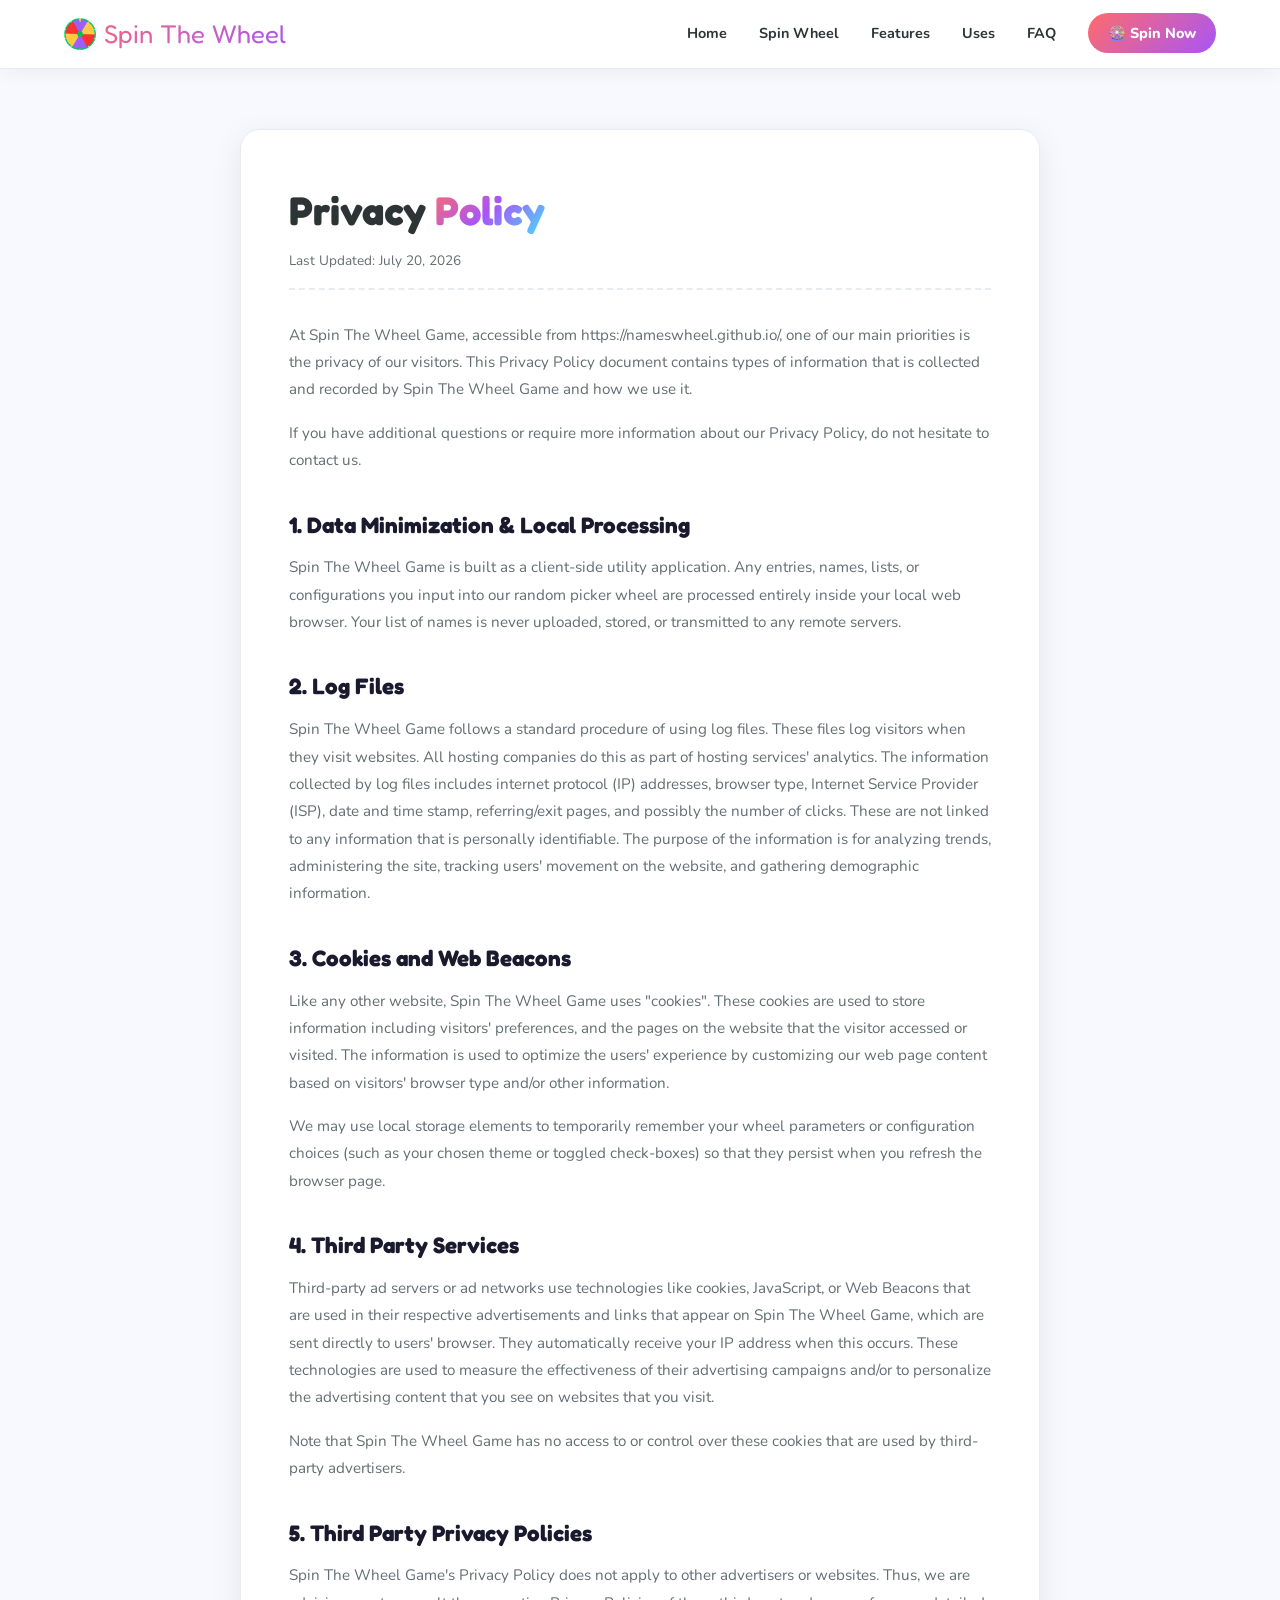
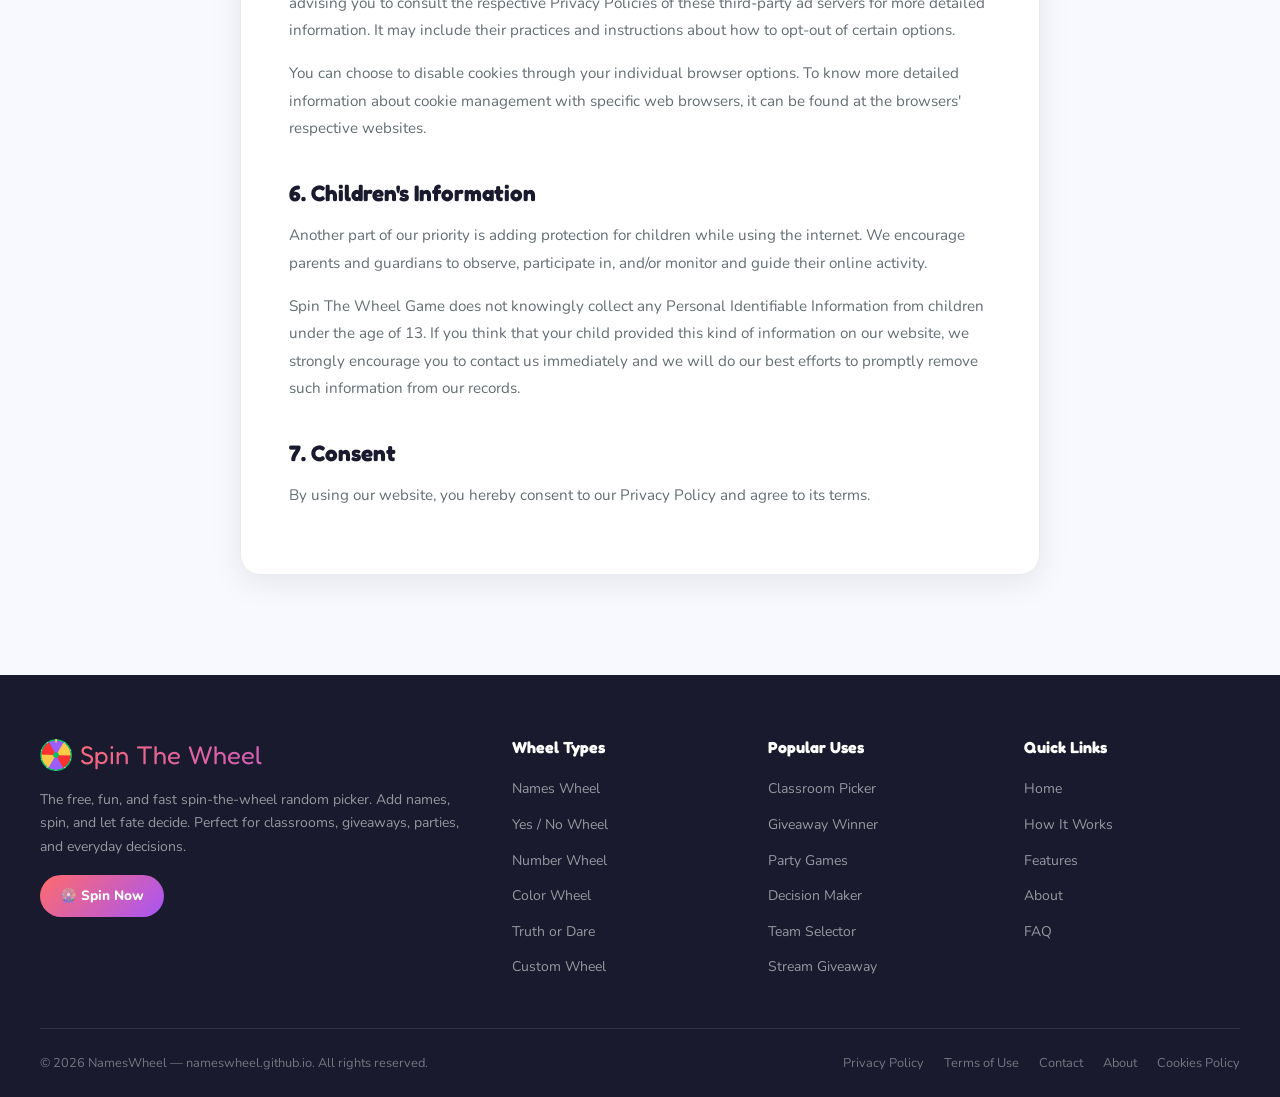
<file: privacy.html>
<!DOCTYPE html>
<html lang="en">
<head>
  <meta charset="UTF-8" />
  <meta name="viewport" content="width=device-width, initial-scale=1.0" />
  <title>Privacy Policy – Spin The Wheel Game</title>
  <meta name="description" content="Privacy Policy for Spin The Wheel Game. Learn how we protect your data while using our free spin the wheel random picker." />
  <meta name="author" content="NamesWheel" />
  <link rel="canonical" href="https://wheelgame.github.io/privacy-policy" />
  <link rel="icon" type="image/png" sizes="32x32" href="/favicon.png">

  <link rel="preconnect" href="https://fonts.googleapis.com" />
  <link rel="preconnect" href="https://fonts.gstatic.com" crossorigin />
  <link href="https://fonts.googleapis.com/css2?family=Fredoka+One&family=Nunito:wght@400;600;700;800;900&display=swap" rel="stylesheet" />

  <link rel="stylesheet" href="/css/style.css" />
  
  <style>
    .legal-page { padding: 60px 0 100px; background: var(--bg2); }
    .legal-container { max-width: 800px; margin: 0 auto; background: #ffffff; padding: 48px; border-radius: var(--radius); border: 1px solid var(--border); box-shadow: var(--shadow); }
    .legal-container h1 { font-family: var(--font-display); font-size: 2.5rem; margin-bottom: 8px; }
    .legal-meta { font-size: 0.85rem; color: var(--text-light); margin-bottom: 32px; border-bottom: 2px dashed var(--border); padding-bottom: 16px; }
    .legal-content h2 { font-family: var(--font-display); font-size: 1.4rem; margin: 32px 0 12px; color: var(--dark); }
    .legal-content p { color: var(--text-light); margin-bottom: 16px; line-height: 1.8; font-size: 0.95rem; }
    .legal-content ul { color: var(--text-light); margin-left: 20px; margin-bottom: 20px; font-size: 0.95rem; line-height: 1.8; }
    @media (max-width: 768px) { .legal-container { padding: 24px; border-radius: var(--radius-sm); } }
  </style>  
</head>
<body>

  <div id="header-root"></div>

  <main class="legal-page">
    <div class="container">
      <div class="legal-container">
        <h1>Privacy <span class="gradient-text">Policy</span></h1>
        <div class="legal-meta">Last Updated: July 20, 2026</div>

        <div class="legal-content">
          <p>At Spin The Wheel Game, accessible from https://nameswheel.github.io/, one of our main priorities is the privacy of our visitors. This Privacy Policy document contains types of information that is collected and recorded by Spin The Wheel Game and how we use it.</p>
          <p>If you have additional questions or require more information about our Privacy Policy, do not hesitate to contact us.</p>

          <h2>1. Data Minimization & Local Processing</h2>
          <p>Spin The Wheel Game is built as a client-side utility application. Any entries, names, lists, or configurations you input into our random picker wheel are processed entirely inside your local web browser. Your list of names is never uploaded, stored, or transmitted to any remote servers.</p>

          <h2>2. Log Files</h2>
          <p>Spin The Wheel Game follows a standard procedure of using log files. These files log visitors when they visit websites. All hosting companies do this as part of hosting services' analytics. The information collected by log files includes internet protocol (IP) addresses, browser type, Internet Service Provider (ISP), date and time stamp, referring/exit pages, and possibly the number of clicks. These are not linked to any information that is personally identifiable. The purpose of the information is for analyzing trends, administering the site, tracking users' movement on the website, and gathering demographic information.</p>

          <h2>3. Cookies and Web Beacons</h2>
          <p>Like any other website, Spin The Wheel Game uses "cookies". These cookies are used to store information including visitors' preferences, and the pages on the website that the visitor accessed or visited. The information is used to optimize the users' experience by customizing our web page content based on visitors' browser type and/or other information.</p>
          <p>We may use local storage elements to temporarily remember your wheel parameters or configuration choices (such as your chosen theme or toggled check-boxes) so that they persist when you refresh the browser page.</p>

          <h2>4. Third Party Services</h2>
          <p>Third-party ad servers or ad networks use technologies like cookies, JavaScript, or Web Beacons that are used in their respective advertisements and links that appear on Spin The Wheel Game, which are sent directly to users' browser. They automatically receive your IP address when this occurs. These technologies are used to measure the effectiveness of their advertising campaigns and/or to personalize the advertising content that you see on websites that you visit.</p>
          <p>Note that Spin The Wheel Game has no access to or control over these cookies that are used by third-party advertisers.</p>

          <h2>5. Third Party Privacy Policies</h2>
          <p>Spin The Wheel Game's Privacy Policy does not apply to other advertisers or websites. Thus, we are advising you to consult the respective Privacy Policies of these third-party ad servers for more detailed information. It may include their practices and instructions about how to opt-out of certain options.</p>
          <p>You can choose to disable cookies through your individual browser options. To know more detailed information about cookie management with specific web browsers, it can be found at the browsers' respective websites.</p>

          <h2>6. Children's Information</h2>
          <p>Another part of our priority is adding protection for children while using the internet. We encourage parents and guardians to observe, participate in, and/or monitor and guide their online activity.</p>
          <p>Spin The Wheel Game does not knowingly collect any Personal Identifiable Information from children under the age of 13. If you think that your child provided this kind of information on our website, we strongly encourage you to contact us immediately and we will do our best efforts to promptly remove such information from our records.</p>

          <h2>7. Consent</h2>
          <p>By using our website, you hereby consent to our Privacy Policy and agree to its terms.</p>
        </div>
      </div>
    </div>
  </main>

  <div id="footer-root"></div>

  <script src="/js/header.js"></script>
  <script src="/js/footer.js"></script>
  <script src="/js/app.js"></script>
</body>
</html>
</file>
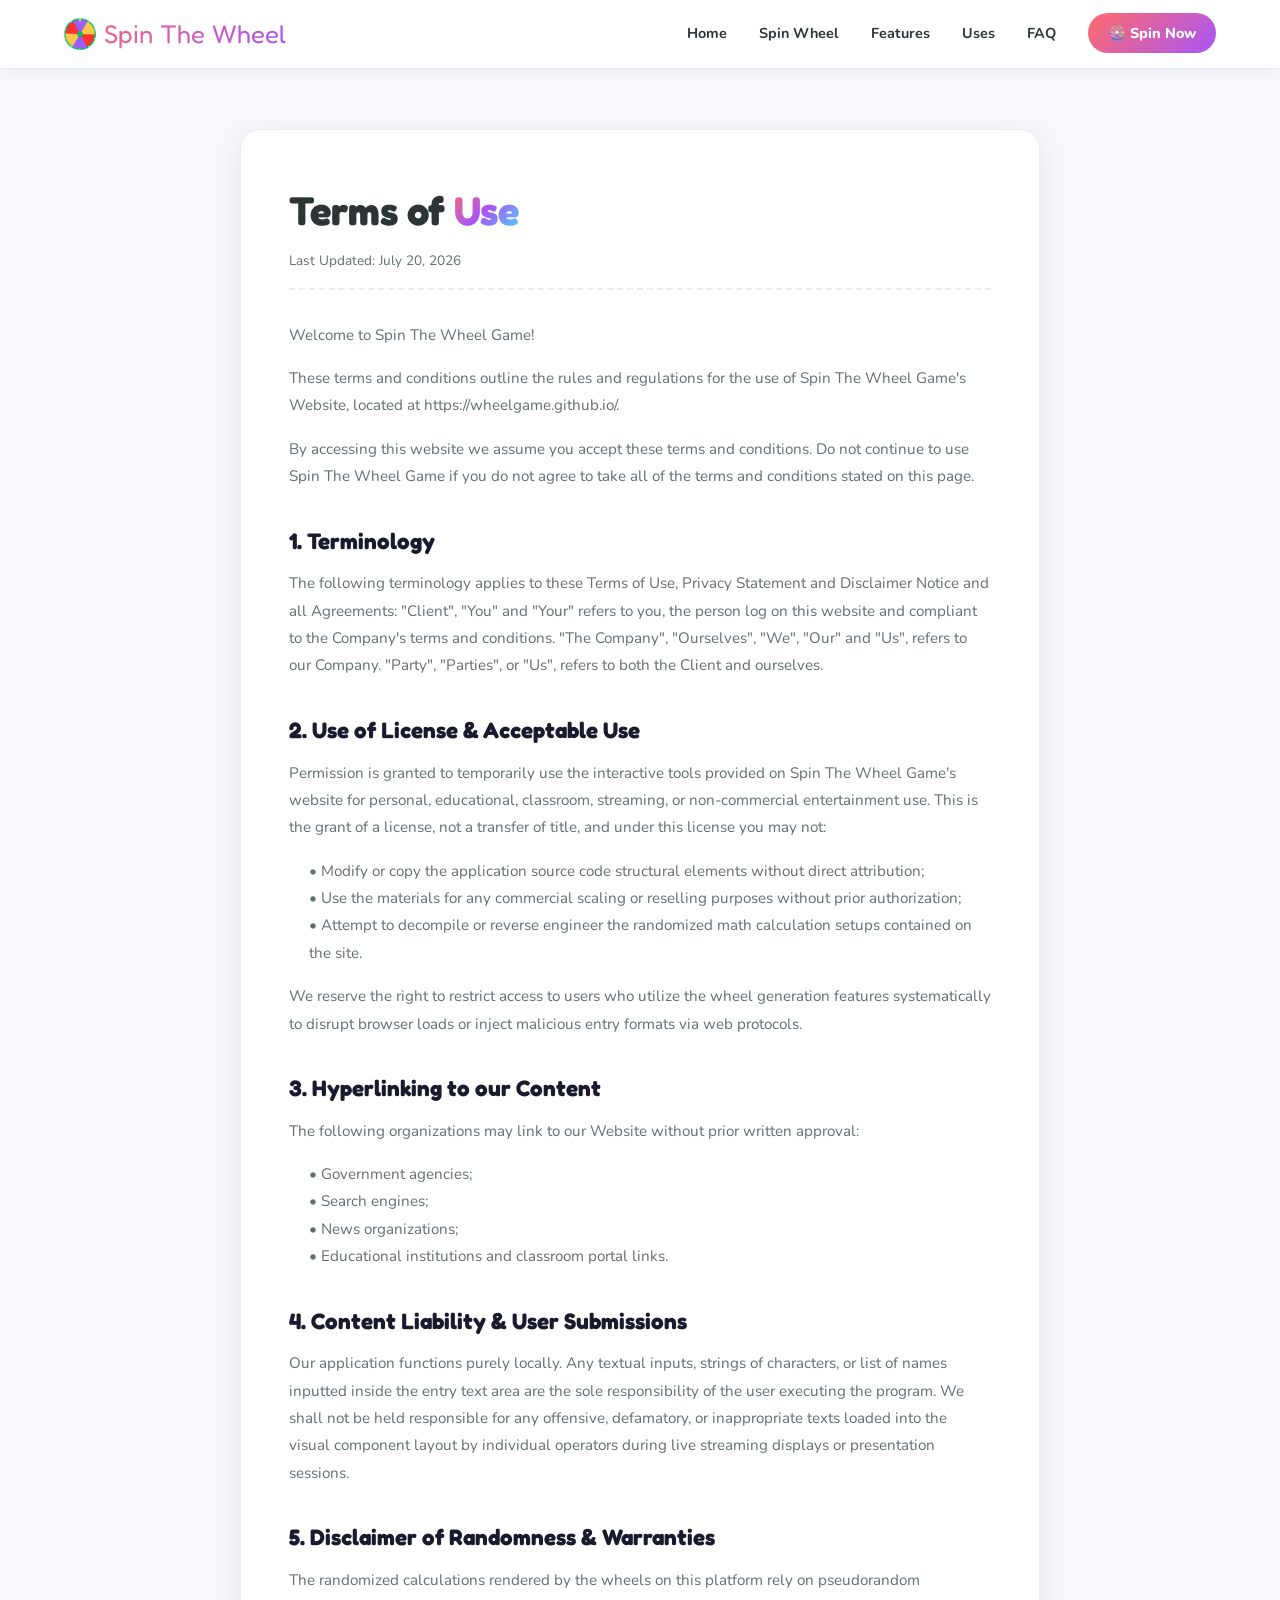
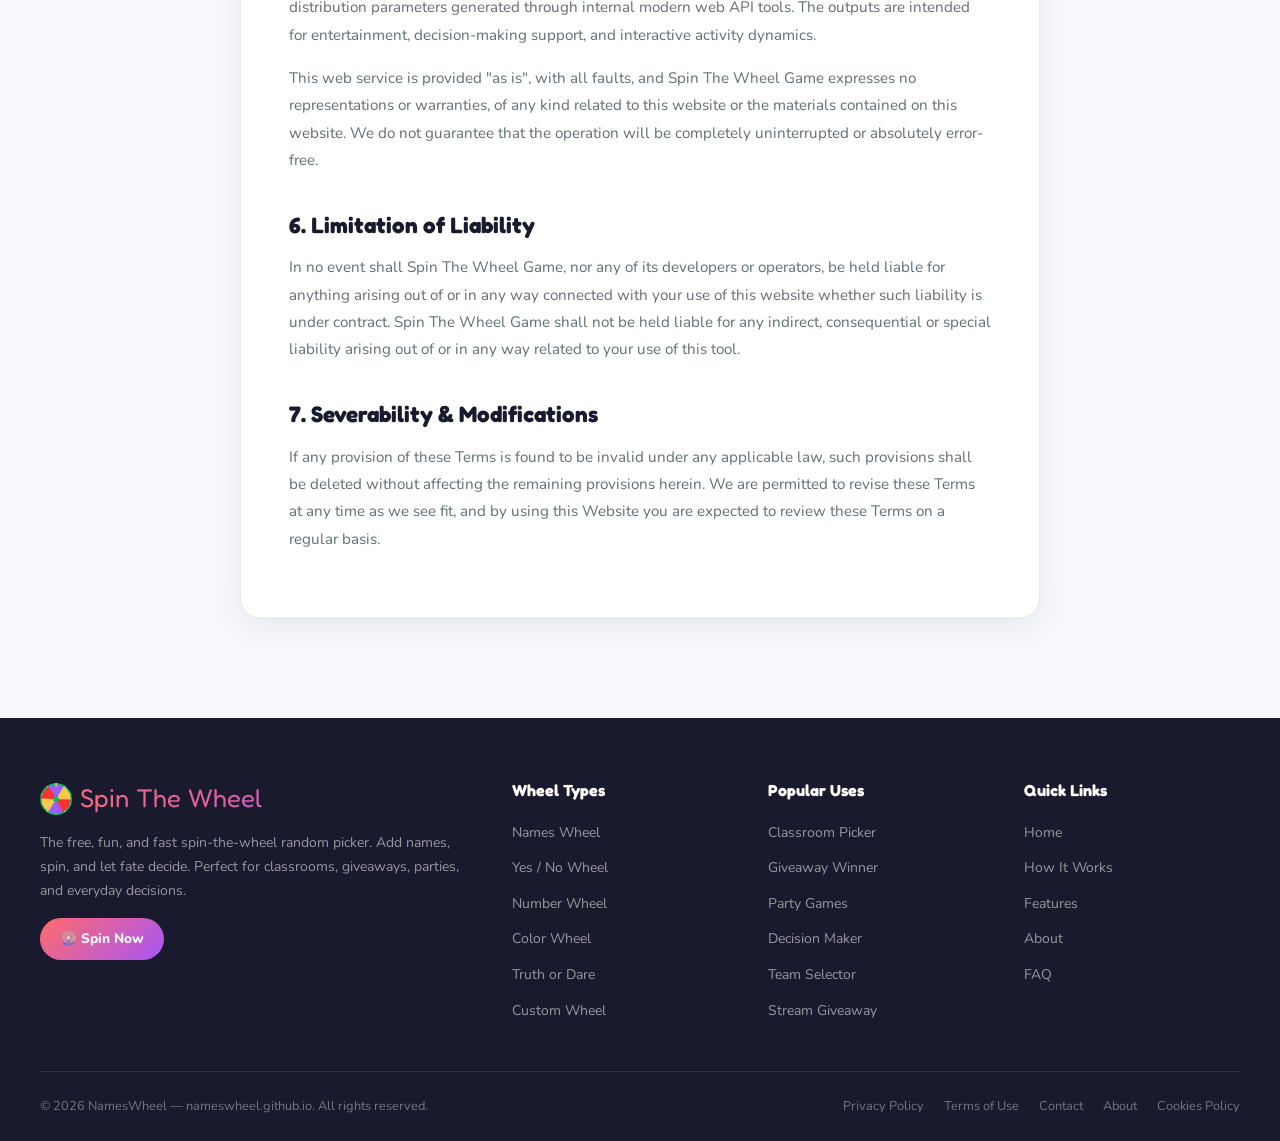
<file: terms.html>
<!DOCTYPE html>
<html lang="en">
<head>
  <meta charset="UTF-8" />
  <meta name="viewport" content="width=device-width, initial-scale=1.0" />
  <title>Terms of Use – Spin The Wheel Game</title>
  <meta name="description" content="Terms of Use and conditions for Spin The Wheel Game. Read our rules regarding using our free spinning wheel random tool." />
  <meta name="author" content="NamesWheel" />
  <link rel="canonical" href="https://wheelgame.github.io/terms" />
  <link rel="icon" type="image/png" sizes="32x32" href="/favicon.png">

  <link rel="preconnect" href="https://fonts.googleapis.com" />
  <link rel="preconnect" href="https://fonts.gstatic.com" crossorigin />
  <link href="https://fonts.googleapis.com/css2?family=Fredoka+One&family=Nunito:wght@400;600;700;800;900&display=swap" rel="stylesheet" />

  <link rel="stylesheet" href="/css/style.css" />
  
  <style>
    .legal-page { padding: 60px 0 100px; background: var(--bg2); }
    .legal-container { max-width: 800px; margin: 0 auto; background: #ffffff; padding: 48px; border-radius: var(--radius); border: 1px solid var(--border); box-shadow: var(--shadow); }
    .legal-container h1 { font-family: var(--font-display); font-size: 2.5rem; margin-bottom: 8px; }
    .legal-meta { font-size: 0.85rem; color: var(--text-light); margin-bottom: 32px; border-bottom: 2px dashed var(--border); padding-bottom: 16px; }
    .legal-content h2 { font-family: var(--font-display); font-size: 1.4rem; margin: 32px 0 12px; color: var(--dark); }
    .legal-content p { color: var(--text-light); margin-bottom: 16px; line-height: 1.8; font-size: 0.95rem; }
    @media (max-width: 768px) { .legal-container { padding: 24px; border-radius: var(--radius-sm); } }
  </style>
 
</head>
<body>

  <div id="header-root"></div>

  <main class="legal-page">
    <div class="container">
      <div class="legal-container">
        <h1>Terms of <span class="gradient-text">Use</span></h1>
        <div class="legal-meta">Last Updated: July 20, 2026</div>

        <div class="legal-content">
          <p>Welcome to Spin The Wheel Game!</p>
          <p>These terms and conditions outline the rules and regulations for the use of Spin The Wheel Game's Website, located at https://wheelgame.github.io/.</p>
          <p>By accessing this website we assume you accept these terms and conditions. Do not continue to use Spin The Wheel Game if you do not agree to take all of the terms and conditions stated on this page.</p>

          <h2>1. Terminology</h2>
          <p>The following terminology applies to these Terms of Use, Privacy Statement and Disclaimer Notice and all Agreements: "Client", "You" and "Your" refers to you, the person log on this website and compliant to the Company's terms and conditions. "The Company", "Ourselves", "We", "Our" and "Us", refers to our Company. "Party", "Parties", or "Us", refers to both the Client and ourselves.</p>

          <h2>2. Use of License & Acceptable Use</h2>
          <p>Permission is granted to temporarily use the interactive tools provided on Spin The Wheel Game's website for personal, educational, classroom, streaming, or non-commercial entertainment use. This is the grant of a license, not a transfer of title, and under this license you may not:</p>
          <p style="padding-left: 20px;">• Modify or copy the application source code structural elements without direct attribution;<br>
             • Use the materials for any commercial scaling or reselling purposes without prior authorization;<br>
             • Attempt to decompile or reverse engineer the randomized math calculation setups contained on the site.</p>
          <p>We reserve the right to restrict access to users who utilize the wheel generation features systematically to disrupt browser loads or inject malicious entry formats via web protocols.</p>

          <h2>3. Hyperlinking to our Content</h2>
          <p>The following organizations may link to our Website without prior written approval:</p>
          <p style="padding-left: 20px;">• Government agencies;<br>
             • Search engines;<br>
             • News organizations;<br>
             • Educational institutions and classroom portal links.</p>

          <h2>4. Content Liability & User Submissions</h2>
          <p>Our application functions purely locally. Any textual inputs, strings of characters, or list of names inputted inside the entry text area are the sole responsibility of the user executing the program. We shall not be held responsible for any offensive, defamatory, or inappropriate texts loaded into the visual component layout by individual operators during live streaming displays or presentation sessions.</p>

          <h2>5. Disclaimer of Randomness & Warranties</h2>
          <p>The randomized calculations rendered by the wheels on this platform rely on pseudorandom distribution parameters generated through internal modern web API tools. The outputs are intended for entertainment, decision-making support, and interactive activity dynamics.</p>
          <p>This web service is provided "as is", with all faults, and Spin The Wheel Game expresses no representations or warranties, of any kind related to this website or the materials contained on this website. We do not guarantee that the operation will be completely uninterrupted or absolutely error-free.</p>

          <h2>6. Limitation of Liability</h2>
          <p>In no event shall Spin The Wheel Game, nor any of its developers or operators, be held liable for anything arising out of or in any way connected with your use of this website whether such liability is under contract. Spin The Wheel Game shall not be held liable for any indirect, consequential or special liability arising out of or in any way related to your use of this tool.</p>

          <h2>7. Severability & Modifications</h2>
          <p>If any provision of these Terms is found to be invalid under any applicable law, such provisions shall be deleted without affecting the remaining provisions herein. We are permitted to revise these Terms at any time as we see fit, and by using this Website you are expected to review these Terms on a regular basis.</p>
        </div>
      </div>
    </div>
  </main>

  <div id="footer-root"></div>

  <script src="/js/header.js"></script>
  <script src="/js/footer.js"></script>
  <script src="/js/app.js"></script>
</body>
</html>
</file>
<file: css/style.css>
/* ============================================================
   NAMES ON WHEEL — Main Stylesheet
   Font: Fredoka One (display) + Nunito (body)
   Theme: White background, vivid color bursts
   ============================================================ */

:root {
  --primary: #ff6b6b;
  --primary2: #feca57;
  --accent: #48dbfb;
  --accent2: #ff9ff3;
  --purple: #a29bfe;
  --green: #1dd1a1;
  --dark: #1a1a2e;
  --dark2: #16213e;
  --text: #2d3436;
  --text-light: #636e72;
  --bg: #ffffff;
  --bg2: #f8f9ff;
  --bg3: #fff5f5;
  --border: #e9ecef;
  --shadow: 0 8px 32px rgba(0,0,0,0.08);
  --shadow-strong: 0 20px 60px rgba(0,0,0,0.12);
  --radius: 20px;
  --radius-sm: 12px;
  --font-display: 'Fredoka One', cursive;
  --font-body: 'Nunito', sans-serif;
}

*, *::before, *::after { box-sizing: border-box; margin: 0; padding: 0; }

html { scroll-behavior: smooth; }

body {
  font-family: var(--font-body);
  color: var(--text);
  background: var(--bg);
  overflow-x: hidden;
  line-height: 1.6;
}

/* ---- UTILITY ---- */
.container { max-width: 1200px; margin: 0 auto; padding: 0 24px; }
.gradient-text {
  background: linear-gradient(135deg, var(--primary), #a855f7, var(--accent));
  -webkit-background-clip: text; -webkit-text-fill-color: transparent; background-clip: text;
}
.section-tag {
  display: inline-block; background: linear-gradient(135deg,#ffecd2,#fcb69f);
  color: #c0392b; font-size: 0.75rem; font-weight: 800; letter-spacing: 2px;
  text-transform: uppercase; padding: 6px 16px; border-radius: 100px; margin-bottom: 16px;
}
.section-title { font-family: var(--font-display); font-size: clamp(1.8rem,4vw,2.8rem); line-height: 1.2; margin-bottom: 12px; }
.section-sub { color: var(--text-light); font-size: 1.05rem; max-width: 600px; margin: 0 auto 48px; text-align: center; }

/* ---- HEADER ---- */
.site-header {
  position: sticky; top: 0; z-index: 1000;
  background: rgba(255,255,255,0.98);
  backdrop-filter: blur(12px);
  -webkit-backdrop-filter: blur(12px);
  border-bottom: 1px solid var(--border);
  box-shadow: 0 2px 20px rgba(0,0,0,0.06);
}
.header-inner {
  display: flex; align-items: center; justify-content: space-between;
  padding: 0 24px; max-width: 1200px; margin: 0 auto; height: 68px;
}
.logo {
  font-family: var(--font-display); font-size: 1.6rem; text-decoration: none;
  background: linear-gradient(135deg, var(--primary), #a855f7);
  -webkit-background-clip: text; -webkit-text-fill-color: transparent; background-clip: text;
  display: flex; align-items: center; gap: 8px;
}
.logo-image {
  height: 32px;
  width: auto;
  -webkit-text-fill-color: initial;
}
.logo-icon { font-style: normal; -webkit-text-fill-color: initial; }
.nav-links { display: flex; gap: 32px; list-style: none; align-items: center; }
.nav-links a {
  text-decoration: none; color: var(--text); font-weight: 700; font-size: 0.9rem;
  transition: color .2s; position: relative;
}
.nav-links a::after {
  content: ''; position: absolute; bottom: -4px; left: 0; right: 0; height: 2px;
  background: var(--primary); border-radius: 2px; transform: scaleX(0); transition: transform .2s;
}
.nav-links a:hover { color: var(--primary); }
.nav-links a:hover::after { transform: scaleX(1); }
.nav-cta {
  background: linear-gradient(135deg,var(--primary),#a855f7);
  color: white !important; padding: 10px 20px; border-radius: 100px;
  font-weight: 800 !important;
}
.nav-cta::after { display: none; }
.nav-cta:hover { transform: translateY(-2px); box-shadow: 0 4px 16px rgba(255,107,107,0.3); }

.hamburger { 
  display: none; 
  background: none; 
  border: none; 
  cursor: pointer; 
  padding: 8px;
  border-radius: 8px;
  transition: background 0.2s;
}
.hamburger:hover {
  background: rgba(0,0,0,0.05);
}
.ham-line { 
  display: block; 
  width: 24px; 
  height: 2.5px; 
  background: var(--text); 
  border-radius: 2px; 
  margin: 5px 0; 
  transition: all .3s; 
}
.hamburger.open .ham-line:nth-child(1) {
  transform: rotate(45deg) translate(5px, 5px);
}
.hamburger.open .ham-line:nth-child(2) {
  opacity: 0;
}
.hamburger.open .ham-line:nth-child(3) {
  transform: rotate(-45deg) translate(5px, -5px);
}

/* ---- MOBILE NAV ---- */
.mobile-nav {
  display: none;
  position: fixed;
  top: 68px;
  left: 0;
  right: 0;
  bottom: 0;
  background: white;
  z-index: 999;
  overflow-y: auto;
  padding: 0;
  box-shadow: 0 20px 60px rgba(0,0,0,0.15);
  opacity: 0;
  visibility: hidden;
  transition: opacity 0.3s ease, visibility 0.3s ease;
}
.mobile-nav.open {
  display: block;
  opacity: 1;
  visibility: visible;
}
.mobile-nav-inner {
  padding: 20px 24px 40px;
  display: flex;
  flex-direction: column;
  gap: 4px;
}
.mobile-nav-inner a {
  display: block;
  padding: 14px 16px;
  font-weight: 700;
  font-size: 1.05rem;
  text-decoration: none;
  color: var(--text);
  border-radius: 12px;
  transition: all 0.2s;
}
.mobile-nav-inner a:hover {
  background: #fff5f5;
  color: var(--primary);
}
.mobile-nav-inner a:active {
  transform: scale(0.98);
}
.mobile-nav-inner .mobile-cta {
  margin-top: 12px;
  background: linear-gradient(135deg, var(--primary), #a855f7);
  color: white !important;
  text-align: center;
  padding: 16px;
  border-radius: 14px;
  font-weight: 800;
}
.mobile-nav-inner .mobile-cta:hover {
  background: linear-gradient(135deg, #ff5252, #9333ea);
  transform: translateY(-2px);
  box-shadow: 0 8px 24px rgba(255,107,107,0.3);
}

/* ---- HERO ---- */
.hero {
  position: relative; overflow: hidden;
  background: linear-gradient(135deg, #1a1a2e 0%, #16213e 40%, #0f3460 100%);
  padding: 45px 12px 0;
}
.hero-bg-circles { position: absolute; inset: 0; pointer-events: none; }
.hc {
  position: absolute; border-radius: 50%;
  background: radial-gradient(circle, rgba(255,107,107,0.25), transparent 70%);
  animation: pulse-slow 6s ease-in-out infinite;
}
.hc1 { width: 400px; height: 400px; top: -100px; left: -100px; animation-delay: 0s; }
.hc2 { width: 300px; height: 300px; top: 50%; right: -50px; background: radial-gradient(circle,rgba(72,219,251,0.2),transparent 70%); animation-delay: 2s; }
.hc3 { width: 200px; height: 200px; bottom: 100px; left: 30%; background: radial-gradient(circle,rgba(162,155,254,0.2),transparent 70%); animation-delay: 4s; }
.hc4 { width: 150px; height: 150px; top: 40px; right: 20%; background: radial-gradient(circle,rgba(254,202,87,0.2),transparent 70%); animation-delay: 1s; }
.hc5 { width: 80px; height: 80px; bottom: 120px; right: 10%; background: radial-gradient(circle,rgba(255,159,243,0.3),transparent 70%); animation-delay: 3s; }

@keyframes pulse-slow { 0%,100%{transform:scale(1);opacity:.8} 50%{transform:scale(1.2);opacity:1} }

.hero-content { position: relative; z-index: 2; max-width: 1200px; margin: 0 auto; display: flex; align-items: center; justify-content: space-between; gap: 60px; }
.hero-text { flex: 1; }
.hero-badge {
  display: inline-flex; align-items: center; gap: 6px;
  background: rgba(255,255,255,0.1); border: 1px solid rgba(255,255,255,0.2);
  color: #feca57; font-size: 0.85rem; font-weight: 700; padding: 8px 16px;
  border-radius: 100px; margin-bottom: 20px; backdrop-filter: blur(4px);
}
.hero-text h1 {
  font-family: var(--font-display); font-size: clamp(2.2rem,5vw,3.8rem);
  line-height: 1.15; color: white; margin-bottom: 20px;
}
.hero-text .gradient-text {
  background: linear-gradient(135deg,#feca57,#ff6b6b,#ff9ff3);
  -webkit-background-clip: text; -webkit-text-fill-color: transparent; background-clip: text;
}
.hero-sub { color: rgba(255,255,255,0.8); font-size: 1.1rem; margin-bottom: 28px; max-width: 500px; }
.hero-stats { display: flex; gap: 32px; margin-bottom: 36px; }
.stat { display: flex; flex-direction: column; }
.stat strong { font-family: var(--font-display); font-size: 2rem; color: #feca57; line-height: 1; }
.stat span { color: rgba(255,255,255,0.6); font-size: 0.8rem; font-weight: 600; }
.btn-hero {
  display: inline-flex; align-items: center; gap: 10px;
  background: linear-gradient(135deg,#ff6b6b,#a855f7);
  color: white; font-size: 1rem; font-weight: 800; padding: 16px 32px;
  border-radius: 100px; text-decoration: none; box-shadow: 0 8px 32px rgba(255,107,107,0.4);
  transition: transform .2s, box-shadow .2s;
}
.btn-hero:hover { transform: translateY(-2px); box-shadow: 0 12px 40px rgba(255,107,107,0.5); }
.hero-wheel-preview { flex: 0 0 320px; display: flex; justify-content: center; }
.mini-wheel { position: relative; }
.mini-wheel-pin {
  position: absolute; top: -10px; left: 50%; transform: translateX(-50%);
  font-size: 1.6rem; color: white; filter: drop-shadow(0 2px 8px rgba(0,0,0,0.5));
  z-index: 5; animation: pin-bounce .6s ease-in-out infinite alternate;
}
@keyframes pin-bounce { from{transform:translateX(-50%) translateY(0)} to{transform:translateX(-50%) translateY(4px)} }
.hero-wave { margin-top: 60px; }
.hero-wave svg { display: block; }

/* ---- MAIN CONTENT WRAPPER (for mobile reorder) ---- */
.main-content-wrapper {
  display: flex;
  flex-direction: column;
}

/* ---- WHEEL TYPES NAV ---- */
.wheel-types-nav { padding: 60px 0; background: white; text-align: center; }
.wheel-type-cards { display: flex; gap: 16px; flex-wrap: wrap; justify-content: center; margin-top: 8px; }
.wt-card {
  display: flex; flex-direction: column; align-items: center; gap: 8px;
  padding: 20px 24px; border-radius: var(--radius); border: 2px solid var(--border);
  cursor: pointer; transition: all .25s; background: white; min-width: 130px;
}
.wt-card:hover, .wt-card.active {
  border-color: var(--primary); background: #fff5f5;
  transform: translateY(-4px); box-shadow: 0 8px 24px rgba(255,107,107,0.15);
}
.wt-icon { width: 48px; height: 48px; border-radius: 14px; display: flex; align-items: center; justify-content: center; font-size: 1.5rem; }
.wt-card strong { font-weight: 800; font-size: 0.9rem; }
.wt-card span { font-size: 0.75rem; color: var(--text-light); }

/* ---- SPINNER SECTION ---- */
.spinner-section { padding: 60px 0; background: var(--bg2); }
.spinner-layout { display: grid; grid-template-columns: 280px 1fr 260px; gap: 28px; align-items: start; }

/* Controls */
.spinner-controls {
  background: white; border-radius: var(--radius); padding: 24px;
  box-shadow: var(--shadow); border: 1px solid var(--border);
}
.controls-header { display: flex; align-items: center; justify-content: space-between; margin-bottom: 16px; }
.controls-header h3 { font-family: var(--font-display); font-size: 1.2rem; }
.controls-actions { display: flex; gap: 8px; }
.ctrl-btn {
  background: var(--bg2); border: 1px solid var(--border); border-radius: 10px;
  width: 36px; height: 36px; cursor: pointer; font-size: 1rem; transition: all .2s;
}
.ctrl-btn:hover { background: #fff0f0; border-color: var(--primary); transform: scale(1.1); }
.entry-input-area { margin-bottom: 16px; }
#entriesInput {
  width: 100%; padding: 12px; border: 1.5px solid var(--border); border-radius: 12px;
  font-family: var(--font-body); font-size: 0.9rem; resize: vertical; outline: none;
  transition: border-color .2s; line-height: 1.6;
}
#entriesInput:focus { border-color: var(--primary); }
.input-actions { margin-top: 8px; }
.btn-add {
  width: 100%; display: flex; align-items: center; justify-content: center; gap: 8px;
  background: linear-gradient(135deg,var(--primary),#a855f7);
  color: white; border: none; padding: 10px; border-radius: 12px;
  font-family: var(--font-body); font-weight: 800; font-size: 0.9rem; cursor: pointer;
  transition: transform .2s, box-shadow .2s;
}
.btn-add:hover { transform: translateY(-1px); box-shadow: 0 4px 16px rgba(255,107,107,0.35); }
.entries-list-wrap { margin-bottom: 16px; }
.entries-list-header { display: flex; justify-content: space-between; align-items: center; margin-bottom: 8px; font-size: 0.8rem; font-weight: 700; }
.link-btn { background: none; border: none; color: var(--primary); cursor: pointer; font-size: 0.8rem; font-weight: 700; font-family: var(--font-body); }
.entries-list { list-style: none; max-height: 180px; overflow-y: auto; display: flex; flex-direction: column; gap: 4px; }
.entries-list::-webkit-scrollbar { width: 4px; }
.entries-list::-webkit-scrollbar-thumb { background: var(--border); border-radius: 4px; }
.entry-item {
  display: flex; align-items: center; gap: 8px; padding: 6px 10px;
  background: var(--bg2); border-radius: 8px; font-size: 0.85rem;
}
.entry-dot { width: 10px; height: 10px; border-radius: 50%; flex-shrink: 0; }
.entry-name { flex: 1; font-weight: 600; overflow: hidden; text-overflow: ellipsis; white-space: nowrap; }
.entry-del { background: none; border: none; cursor: pointer; color: #ccc; font-size: 0.85rem; padding: 2px; transition: color .2s; }
.entry-del:hover { color: var(--primary); }
.theme-picker { margin-bottom: 16px; }
.theme-label { font-size: 0.8rem; font-weight: 800; display: block; margin-bottom: 8px; }
.theme-swatches { display: flex; gap: 8px; }
.swatch {
  width: 28px; height: 28px; border-radius: 50%; cursor: pointer; border: 3px solid transparent;
  transition: transform .2s, border-color .2s; outline: none;
}
.swatch[data-theme="vivid"] { background: linear-gradient(135deg,#ff6b6b,#feca57,#48dbfb,#ff9ff3); }
.swatch[data-theme="candy"] { background: linear-gradient(135deg,#fd79a8,#e17055,#fdcb6e); }
.swatch[data-theme="ocean"] { background: linear-gradient(135deg,#00b894,#0984e3,#74b9ff); }
.swatch[data-theme="sunset"] { background: linear-gradient(135deg,#e17055,#fdcb6e,#fd79a8); }
.swatch[data-theme="forest"] { background: linear-gradient(135deg,#00b894,#55efc4,#26de81); }
.swatch[data-theme="mono"] { background: linear-gradient(135deg,#636e72,#b2bec3,#dfe6e9); }
.swatch.active, .swatch:hover { transform: scale(1.2); border-color: var(--dark); }
.spin-options { display: flex; flex-direction: column; gap: 8px; }
.opt-toggle { display: flex; align-items: center; gap: 8px; cursor: pointer; font-size: 0.85rem; font-weight: 600; }
.opt-toggle input { accent-color: var(--primary); width: 16px; height: 16px; }

/* Wheel Center */
.wheel-center { display: flex; flex-direction: column; align-items: center; gap: 20px; }
.wheel-wrapper { position: relative; display: flex; align-items: center; justify-content: center; }
.wheel-glow {
  position: absolute; width: 500px; height: 500px; border-radius: 50%;
  background: radial-gradient(circle,rgba(255,107,107,0.15),transparent 70%);
  animation: glow-pulse 3s ease-in-out infinite;
}
@keyframes glow-pulse { 0%,100%{transform:scale(1)} 50%{transform:scale(1.1)} }
#wheelCanvas { 
  display: block; 
  border-radius: 50%; 
  box-shadow: 0 20px 80px rgba(0,0,0,0.15), 0 0 0 6px white, 0 0 0 8px rgba(255,107,107,0.3); 
  cursor: pointer; 
  background: #f8f9ff;
}
.wheel-pointer {
  position: absolute; top: -18px; left: 50%; transform: translateX(-50%);
  font-size: 2rem; color: var(--primary); filter: drop-shadow(0 4px 8px rgba(0,0,0,0.2));
  z-index: 10; animation: pointer-bob .8s ease-in-out infinite alternate;
}
@keyframes pointer-bob { from{transform:translateX(-50%) translateY(0)} to{transform:translateX(-50%) translateY(5px)} }
.wheel-center-btn {
  position: absolute; width: 76px; height: 76px; border-radius: 50%; z-index: 10;
  background: white; box-shadow: 0 4px 20px rgba(0,0,0,0.2), inset 0 2px 4px rgba(255,255,255,0.8);
  display: flex; align-items: center; justify-content: center; cursor: pointer;
  font-family: var(--font-display); font-size: 0.95rem; font-weight: 700;
  background: linear-gradient(135deg,#ff6b6b,#a855f7); color: white;
  transition: transform .2s;
}
.wheel-center-btn:hover { transform: scale(1.08); }
.btn-spin {
  display: flex; align-items: center; gap: 10px;
  background: linear-gradient(135deg,var(--primary),#a855f7);
  color: white; border: none; padding: 16px 48px; border-radius: 100px;
  font-family: var(--font-body); font-weight: 900; font-size: 1.1rem; cursor: pointer;
  box-shadow: 0 8px 32px rgba(255,107,107,0.4); transition: all .2s; letter-spacing: 1px;
}
.btn-spin:hover { transform: translateY(-3px); box-shadow: 0 14px 40px rgba(255,107,107,0.5); }
.btn-spin:active { transform: translateY(-1px); }
.btn-spin:disabled { opacity: 0.6; cursor: not-allowed; transform: none; }

/* Results Panel */
.results-panel {
  background: white; border-radius: var(--radius); padding: 24px;
  box-shadow: var(--shadow); border: 1px solid var(--border); display: flex; flex-direction: column; gap: 16px;
}
.results-panel h3 { font-family: var(--font-display); font-size: 1.2rem; }
.winner-display {
  min-height: 120px; border-radius: var(--radius-sm);
  border: 2px dashed var(--border); display: flex; align-items: center; justify-content: center;
  transition: all .3s;
}
.winner-placeholder { text-align: center; color: var(--text-light); }
.winner-placeholder .winner-icon { font-size: 2rem; display: block; margin-bottom: 8px; }
.winner-placeholder p { font-size: 0.85rem; }
.winner-card {
  width: 100%; padding: 20px; text-align: center;
  background: linear-gradient(135deg,#fff5f5,#ffecd2);
  border-radius: var(--radius-sm);
}
.winner-card .w-emoji { font-size: 2.5rem; }
.winner-card .w-label { font-size: 0.75rem; font-weight: 800; color: var(--text-light); letter-spacing: 1px; text-transform: uppercase; margin: 8px 0 4px; }
.winner-card .w-name { font-family: var(--font-display); font-size: 1.5rem; color: var(--primary); }
.winner-card .w-spin-num { font-size: 0.75rem; color: var(--text-light); margin-top: 6px; }
.history-wrap { flex: 1; }
.history-header { display: flex; justify-content: space-between; font-size: 0.8rem; font-weight: 800; margin-bottom: 8px; }
.history-list { list-style: none; display: flex; flex-direction: column; gap: 4px; max-height: 200px; overflow-y: auto; }
.history-list::-webkit-scrollbar { width: 3px; }
.history-list::-webkit-scrollbar-thumb { background: var(--border); }
.history-item { display: flex; justify-content: space-between; align-items: center; padding: 6px 10px; background: var(--bg2); border-radius: 8px; font-size: 0.8rem; }
.hi-name { font-weight: 700; }
.hi-time { color: var(--text-light); font-size: 0.72rem; }
.history-empty { color: var(--text-light); font-size: 0.85rem; text-align: center; padding: 16px; }
.share-result { display: flex; gap: 8px; }
.btn-share, .btn-copy {
  flex: 1; padding: 10px; border: none; border-radius: 12px; cursor: pointer;
  font-family: var(--font-body); font-weight: 700; font-size: 0.85rem; transition: all .2s;
}
.btn-share { background: linear-gradient(135deg,#48dbfb,#0984e3); color: white; }
.btn-copy { background: var(--bg2); color: var(--text); border: 1.5px solid var(--border); }
.btn-copy:hover { background: #f0f0f0; }

/* ---- HOW IT WORKS ---- */
.how-it-works { padding: 80px 0; background: white; text-align: center; }
.steps-grid { display: flex; align-items: center; justify-content: center; gap: 0; flex-wrap: wrap; margin-top: 8px; }
.step-card {
  flex: 1; min-width: 200px; max-width: 280px; padding: 36px 24px;
  background: white; border-radius: var(--radius); border: 2px solid var(--border);
  position: relative; transition: all .3s;
}
.step-card:hover { border-color: var(--primary); transform: translateY(-6px); box-shadow: var(--shadow-strong); }
.step-num { font-family: var(--font-display); font-size: 3rem; color: rgba(255,107,107,0.12); position: absolute; top: 12px; right: 20px; }
.step-icon { font-size: 2.5rem; margin-bottom: 16px; }
.step-card h4 { font-family: var(--font-display); font-size: 1.2rem; margin-bottom: 10px; }
.step-card p { font-size: 0.9rem; color: var(--text-light); }
.step-arrow { font-size: 2rem; color: var(--primary); padding: 0 16px; opacity: 0.5; }

/* ---- FEATURES ---- */
.features-section { padding: 80px 0; background: var(--bg2); text-align: center; }
.features-grid { display: grid; grid-template-columns: repeat(auto-fill, minmax(240px, 1fr)); gap: 24px; margin-top: 8px; text-align: left; }
.feat-card {
  background: white; border-radius: var(--radius); padding: 28px 24px;
  border: 1px solid var(--border); transition: all .3s;
}
.feat-card:hover { transform: translateY(-6px); box-shadow: var(--shadow-strong); border-color: var(--primary); }
.feat-icon { font-size: 2rem; margin-bottom: 14px; }
.feat-card h4 { font-family: var(--font-display); font-size: 1.1rem; margin-bottom: 8px; }
.feat-card p { font-size: 0.875rem; color: var(--text-light); }

/* ---- USE CASES ---- */
.use-cases-section { padding: 80px 0; background: white; text-align: center; }
.use-cases-grid { display: grid; grid-template-columns: repeat(auto-fill, minmax(300px, 1fr)); gap: 24px; text-align: left; }
.use-card {
  border-radius: var(--radius); padding: 32px 28px; position: relative;
  overflow: hidden; background: white; border: 1px solid var(--border); transition: all .3s;
}
.use-card:hover { transform: translateY(-6px); box-shadow: var(--shadow-strong); }
.use-bg { position: absolute; top: 0; left: 0; right: 0; height: 6px; }
.use-emoji { font-size: 2.5rem; display: block; margin-bottom: 14px; }
.use-card h4 { font-family: var(--font-display); font-size: 1.15rem; margin-bottom: 10px; }
.use-card p { font-size: 0.875rem; color: var(--text-light); }

/* ---- ABOUT ---- */
.about-section { padding: 80px 0; background: var(--bg2); }
.about-grid { display: grid; grid-template-columns: 1fr 1fr; gap: 60px; align-items: center; }
.about-text .section-tag { margin-bottom: 16px; }
.about-text h2 { font-family: var(--font-display); font-size: clamp(1.8rem,3vw,2.4rem); margin-bottom: 20px; line-height: 1.2; }
.about-text p { color: var(--text-light); margin-bottom: 16px; line-height: 1.8; }
.about-tags { display: flex; flex-wrap: wrap; gap: 8px; margin-top: 24px; }
.tag {
  background: white; border: 1.5px solid var(--border); color: var(--text);
  padding: 6px 14px; border-radius: 100px; font-size: 0.8rem; font-weight: 700;
  transition: all .2s;
}
.tag:hover { border-color: var(--primary); color: var(--primary); background: #fff5f5; }
.about-visual { display: flex; align-items: center; justify-content: center; }
.about-card-stack { position: relative; width: 260px; height: 260px; }
.acard {
  position: absolute; border-radius: var(--radius); padding: 16px 24px;
  font-family: var(--font-display); font-size: 1.1rem; white-space: nowrap;
  color: white; box-shadow: var(--shadow-strong);
}
.acard1 { background: linear-gradient(135deg,#ff6b6b,#feca57); top: 0; left: 0; transform: rotate(-6deg); z-index: 4; }
.acard2 { background: linear-gradient(135deg,#a29bfe,#6c5ce7); top: 40px; right: 0; transform: rotate(4deg); z-index: 3; }
.acard3 { background: linear-gradient(135deg,#1dd1a1,#10ac84); bottom: 60px; left: 20px; transform: rotate(-3deg); z-index: 2; }
.acard4 { background: linear-gradient(135deg,#48dbfb,#0984e3); bottom: 0; right: 20px; transform: rotate(5deg); z-index: 1; }

/* ---- FAQ ---- */
.faq-section { padding: 80px 0; background: white; text-align: center; }
.faq-list { max-width: 760px; margin: 0 auto; text-align: left; }
.faq-item { border: 1.5px solid var(--border); border-radius: var(--radius-sm); margin-bottom: 12px; overflow: hidden; }
.faq-q {
  width: 100%; display: flex; justify-content: space-between; align-items: center;
  padding: 18px 20px; background: white; border: none; cursor: pointer;
  font-family: var(--font-body); font-weight: 800; font-size: 0.95rem; text-align: left;
  transition: background .2s; gap: 16px;
}
.faq-q:hover { background: #fff5f5; }
.faq-arrow { font-size: 1.4rem; color: var(--primary); flex-shrink: 0; transition: transform .3s; }
.faq-item.open .faq-arrow { transform: rotate(45deg); }
.faq-a { display: none; padding: 0 20px 18px; }
.faq-item.open .faq-a { display: block; }
.faq-a p { font-size: 0.9rem; color: var(--text-light); line-height: 1.7; }
.faq-a code { background: var(--bg2); padding: 2px 6px; border-radius: 4px; font-size: 0.85rem; }

/* ---- CTA ---- */
.cta-section {
  padding: 80px 24px; position: relative; overflow: hidden;
  background: linear-gradient(135deg,#1a1a2e,#16213e,#0f3460); text-align: center;
}
.cta-bg-circles { position: absolute; inset: 0; pointer-events: none; }
.cc { position: absolute; border-radius: 50%; }
.cc1 { width: 500px; height: 500px; top: -200px; left: -200px; background: radial-gradient(circle,rgba(255,107,107,0.2),transparent 70%); }
.cc2 { width: 400px; height: 400px; bottom: -150px; right: -150px; background: radial-gradient(circle,rgba(72,219,251,0.15),transparent 70%); }
.cta-content { position: relative; z-index: 2; }
.cta-content h2 { font-family: var(--font-display); font-size: clamp(1.8rem,4vw,2.8rem); color: white; margin-bottom: 16px; }
.cta-content p { color: rgba(255,255,255,0.75); font-size: 1.05rem; max-width: 540px; margin: 0 auto 32px; }
.btn-cta-hero { margin: 0 auto; }

/* ---- FOOTER ---- */
.site-footer { background: var(--dark); color: rgba(255,255,255,0.8); padding: 60px 24px 24px; }
.footer-inner { max-width: 1200px; margin: 0 auto; }
.footer-grid { display: grid; grid-template-columns: 2fr 1fr 1fr 1fr; gap: 40px; margin-bottom: 48px; }
.footer-brand .logo { color: white; }
.footer-brand p { color: rgba(255,255,255,0.55); font-size: 0.875rem; margin-top: 12px; line-height: 1.7; }
.footer-col h5 { font-family: var(--font-display); color: white; font-size: 1rem; margin-bottom: 16px; }
.footer-col ul { list-style: none; display: flex; flex-direction: column; gap: 10px; }
.footer-col a { color: rgba(255,255,255,0.55); text-decoration: none; font-size: 0.875rem; transition: color .2s; }
.footer-col a:hover { color: #feca57; }
.footer-bottom { border-top: 1px solid rgba(255,255,255,0.1); padding-top: 24px; display: flex; justify-content: space-between; align-items: center; flex-wrap: wrap; gap: 12px; }
.footer-bottom p { font-size: 0.8rem; color: rgba(255,255,255,0.4); }
.footer-bottom-links { display: flex; gap: 20px; }
.footer-bottom-links a { color: rgba(255,255,255,0.4); font-size: 0.8rem; text-decoration: none; transition: color .2s; }
.footer-bottom-links a:hover { color: #feca57; }

/* ---- MODAL ---- */
.modal-overlay {
  display: none; position: fixed; inset: 0; z-index: 9999;
  background: rgba(0,0,0,0.6); backdrop-filter: blur(6px);
  align-items: center; justify-content: center;
}
.modal-overlay.active { display: flex; }
.modal-box {
  background: white; border-radius: var(--radius); padding: 48px 40px; text-align: center;
  box-shadow: 0 40px 120px rgba(0,0,0,0.3); position: relative; overflow: hidden;
  max-width: 400px; width: 90%; animation: modal-pop .4s cubic-bezier(0.175,0.885,0.32,1.275);
}
@keyframes modal-pop { from{transform:scale(0.7);opacity:0} to{transform:scale(1);opacity:1} }
.modal-emoji { font-size: 4rem; margin-bottom: 8px; }
.modal-box h2 { font-family: var(--font-display); font-size: 1.8rem; margin-bottom: 16px; color: var(--text); }
.modal-winner-name { font-family: var(--font-display); font-size: 2.2rem; color: var(--primary); margin-bottom: 28px; padding: 16px 24px; background: #fff5f5; border-radius: var(--radius-sm); }
.modal-actions { display: flex; gap: 12px; }
.btn-modal-spin, .btn-modal-close {
  flex: 1; padding: 14px; border: none; border-radius: 14px; cursor: pointer;
  font-family: var(--font-body); font-weight: 800; font-size: 1rem; transition: all .2s;
}
.btn-modal-spin { background: linear-gradient(135deg,var(--primary),#a855f7); color: white; }
.btn-modal-close { background: var(--bg2); color: var(--text); border: 2px solid var(--border); }
.btn-modal-spin:hover { transform: translateY(-2px); }
.modal-confetti { position: absolute; top: 0; left: 0; right: 0; height: 100%; pointer-events: none; overflow: hidden; }

/* ---- CONFETTI PARTICLES ---- */
.confetti-piece {
  position: fixed; width: 10px; height: 10px; border-radius: 2px;
  animation: confetti-fall 3s ease-in forwards;
  pointer-events: none; z-index: 10000;
}
@keyframes confetti-fall {
  0% { transform: translateY(-100px) rotate(0deg); opacity: 1; }
  100% { transform: translateY(100vh) rotate(720deg); opacity: 0; }
}

/* ---- TOAST ---- */
.toast {
  position: fixed; bottom: 24px; left: 50%; transform: translateX(-50%) translateY(80px);
  background: var(--dark); color: white; padding: 12px 24px; border-radius: 100px;
  font-weight: 700; font-size: 0.9rem; z-index: 10001;
  transition: transform .3s cubic-bezier(0.175,0.885,0.32,1.275);
  box-shadow: var(--shadow-strong);
}
.toast.show { transform: translateX(-50%) translateY(0); }

/* ---- ANIMATIONS ---- */
.fade-in-up {
  opacity: 0; transform: translateY(30px);
  animation: fadeInUp .6s ease forwards;
}
@keyframes fadeInUp { to { opacity: 1; transform: translateY(0); } }

.spin-anim { animation: spin-once 0.4s linear; }
@keyframes spin-once { to { transform: rotate(360deg); } }

/* ---- RESPONSIVE ---- */
@media (max-width: 1024px) {
  .spinner-layout { grid-template-columns: 1fr 1fr; }
  .results-panel { grid-column: 1 / -1; }
  .about-grid { grid-template-columns: 1fr; }
  .about-visual { display: none; }
  .footer-grid { grid-template-columns: 1fr 1fr; }
}

@media (max-width: 768px) {
  /* Hide desktop nav, show hamburger */
  .nav-links { display: none; }
  .hamburger { display: block; }

  /* Mobile nav - solid white background */
  .mobile-nav {
    display: none;
    position: fixed;
    top: 68px;
    left: 0;
    right: 0;
    bottom: 0;
    background: white;
    z-index: 999;
    overflow-y: auto;
    padding: 0;
    box-shadow: 0 20px 60px rgba(0,0,0,0.15);
    opacity: 0;
    visibility: hidden;
    transition: opacity 0.3s ease, visibility 0.3s ease;
  }
  .mobile-nav.open {
    display: block;
    opacity: 1;
    visibility: visible;
  }
  .mobile-nav-inner {
    padding: 20px 24px 40px;
    display: flex;
    flex-direction: column;
    gap: 4px;
  }
  .mobile-nav-inner a {
    display: block;
    padding: 14px 16px;
    font-weight: 700;
    font-size: 1.05rem;
    text-decoration: none;
    color: var(--text);
    border-radius: 12px;
    transition: all 0.2s;
  }
  .mobile-nav-inner a:hover {
    background: #fff5f5;
    color: var(--primary);
  }
  .mobile-nav-inner a:active {
    transform: scale(0.98);
  }
  .mobile-nav-inner .mobile-cta {
    margin-top: 12px;
    background: linear-gradient(135deg, var(--primary), #a855f7);
    color: white !important;
    text-align: center;
    padding: 16px;
    border-radius: 14px;
    font-weight: 800;
  }
  .mobile-nav-inner .mobile-cta:hover {
    background: linear-gradient(135deg, #ff5252, #9333ea);
    transform: translateY(-2px);
    box-shadow: 0 8px 24px rgba(255,107,107,0.3);
  }

  /* Reorder: Spin wheel above navigation */
  .main-content-wrapper {
    display: flex;
    flex-direction: column;
  }
  .spinner-section {
    order: -1 !important;
  }
  .wheel-types-nav {
    order: 0 !important;
  }

  .spinner-layout { grid-template-columns: 1fr; }
  .hero-content { flex-direction: column; text-align: center; }
  .hero-sub, .hero-stats { margin-left: auto; margin-right: auto; }
  .hero-stats { justify-content: center; }
  .hero-wheel-preview { order: -1; }
  .steps-grid { flex-direction: column; align-items: stretch; }
  .step-arrow { transform: rotate(90deg); text-align: center; }
  .footer-grid { grid-template-columns: 1fr; }
  .footer-bottom { flex-direction: column; text-align: center; }
  #wheelCanvas { width: 320px !important; height: 320px !important; }
  .wheel-wrapper { transform: scale(0.85); }
}

@media (max-width: 480px) {
  .wheel-type-cards { gap: 10px; }
  .wt-card { min-width: 100px; padding: 14px 12px; }
  .btn-spin { padding: 14px 32px; font-size: 0.95rem; }
}
</file>
